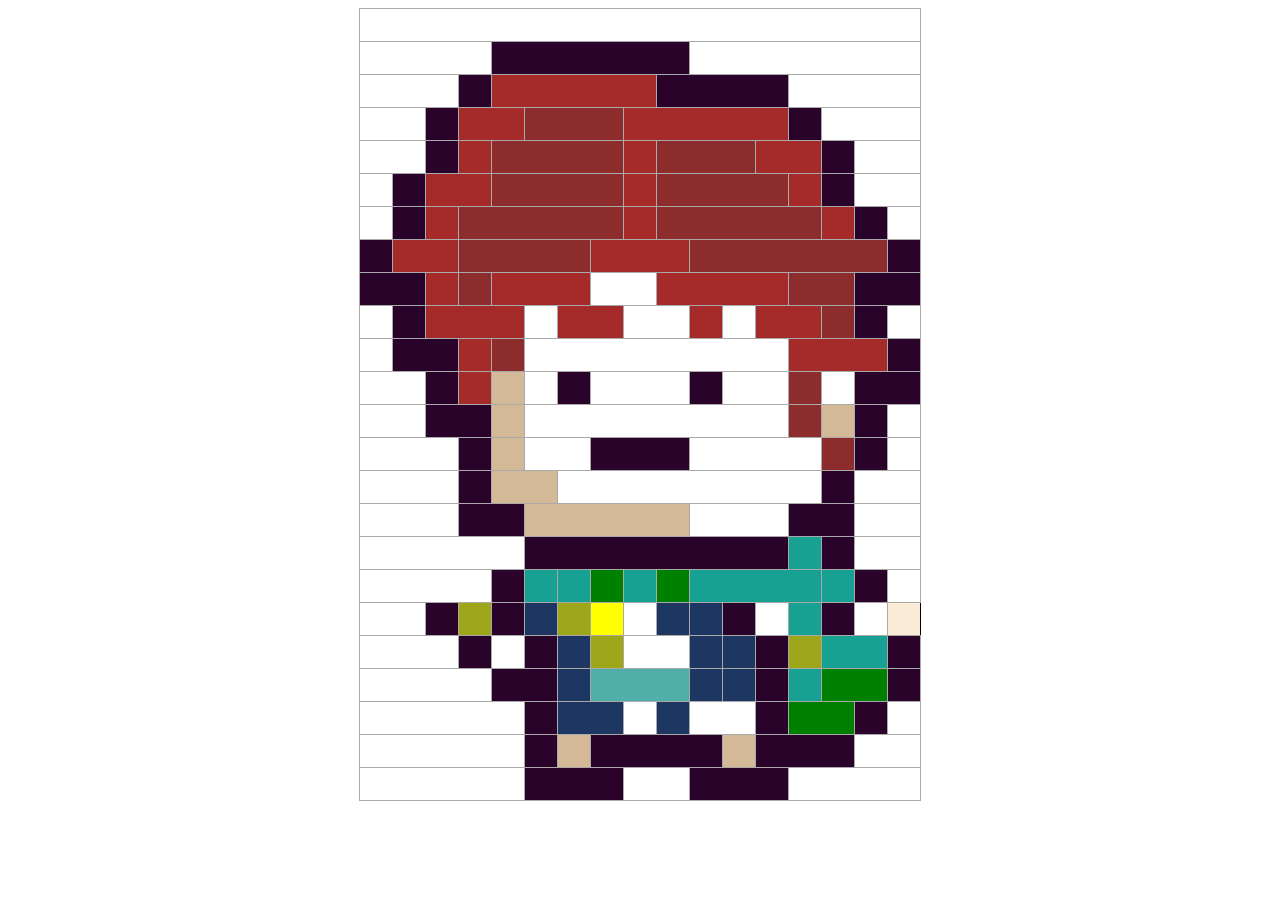
<file: index.html>
<!DOCTYPE html>
<html lang="en">
<head>
    <meta charset="UTF-8">
    <meta http-equiv="X-UA-Compatible" content="IE=edge">
    <meta name="viewport" content="width=device-width, initial-scale=1.0">
    <title>Document</title>
    <link rel="stylesheet" href="css/style.css">
</head>
<body>
      <table>
        <tbody>
            <tr>
                <td colspan="17" class="blanc"></td>
            </tr>
            <tr>
                <!-- 1er tr -->
                <td colspan="4" class="blanc"></td>
                <td colspan="6" class="maron"></td>
                <td colspan="7" class="blanc"></td>
            </tr>
               <!-- 2 -->


            <tr>
                <td colspan="3" class="blanc"></td>
                <td colspan="1" class="maron" ></td>
                <td colspan="5" class="broun"></td>
                <td colspan="4" class="maron"></td>
                <td colspan="4" class="blanc"></td>
            </tr>
            <!-- 3 -->


            <tr>
                <td colspan="2" class="blanc"></td>
                <td colspan="1" class="maron"></td>
                <td colspan="2" class="broun"></td>
                <td colspan="3" class="rouge"></td>
                <td colspan="5" class="broun"></td>
                <td colspan="1" class="maron"></td>
                <td colspan="3" class="blanc"></td>
            </tr>

            <!-- 
                4
             -->
            <tr> 
                <td colspan="2" class="blanc"></td>
                <td colspan="1" class="maron"></td>
                <td colspan="1" class="broun"></td>
                <td colspan="4" class="rouge"></td>
                <td colspan="1" class="broun"></td>
                <td colspan="3" class="rouge"></td>
                <td colspan="2" class="broun"></td>
                <td colspan="1" class="maron"></td>
                <td colspan="2" class="blanc"></td>
                
            </tr>

<!-- 5 -->
            <tr>
                <td colspan="1" class="blanc"></td>
                <td colspan="1" class="maron"></td>
                <td colspan="2" class="broun"></td>
                <td colspan="4" class="rouge"></td>
                <td colspan="1" class="broun"></td>
                <td colspan="4" class="rouge"></td>
                <td colspan="1" class="broun"></td>
                <td colspan="1" class="maron"></td>
                <td colspan="2" class="blanc"></td>
            </tr>
         

            <!-- 
                6
             -->
            <tr>
                <td colspan="1" class="blanc"></td>
                <td colspan="1" class="maron"></td>
                <td colspan="1" class="broun"></td>
                <td colspan="5" class="rouge"></td>
                <td colspan="1" class="broun"></td>
                <td colspan="5" class="rouge"></td>
                <td colspan="1" class="broun"></td>
                <td colspan="1" class="maron"></td>
                <td colspan="1" class="blanc"></td>
            </tr>

            <!-- 7 -->

            <tr>
                <td colspan="1" class="maron"></td>
                <td colspan="2" class="broun"></td>
                <td colspan="4" class="rouge"></td>
                <td colspan="3" class="broun"></td>
                <td colspan="6" class="rouge"></td>
                <td colspan="1" class="maron"></td>
            </tr>

               
            <!-- 8 -->
              <tr>
                  <td colspan="2" class="maron"></td>
                  <td colspan="1" class="broun"></td>
                  <td colspan="1" class="rouge"></td>
                  <td colspan="3" class="broun"></td>
                  <td colspan="2" class="blanc"></td>
                  <td colspan="4" class="broun"></td>
                  <td colspan="2" class="rouge"></td>
                  <td colspan="2" class="maron"></td>
              </tr>

              <!-- 9 -->

              <tr>
                  <td colspan="1" class="blanc"></td>
                  <td colspan="1" class="maron"></td>
                  <td colspan="3" class="broun"></td>
                  <td colspan="1" class="blanc"></td>
                  <td colspan="2" class="broun"></td>
                  <td colspan="2" class="blanc"></td>
                  <td colspan="1" class="broun"></td>
                  <td colspan="1" class="blanc"></td>
                  <td colspan="2" class="broun"></td>
                  <td colspan="1" class="rouge"></td>
                  <td colspan="1" class="maron"></td>
                  <td colspan="1" class="blanc"></td>
              </tr>


              <!-- 10-->
              <tr>
                  <td colspan="1" class="blanc"></td>
                  <td colspan="2" class="maron"></td>
                  <td colspan="1" class="broun"></td>
                  <td colspan="1" class="rouge"></td>
                  <td colspan="8" class="blanc"></td>
                  <td colspan="3" class="broun"></td>
                  <td colspan="1" class="maron"></td>
              </tr>


              <!-- 11 -->
              <tr>
                  <td colspan="2" class="blanc"></td>
                  <td colspan="1" class="maron"></td>
                  <td colspan="1" class="broun"></td>
                  <td colspan="1" class="baige"></td>
                  <td colspan="1" class="blanc"></td>
                  
                  <td colspan="1" class="maron"></td>
                  <td colspan="3" class="blanc"></td>
                  <td colspan="1" class="maron"></td>
                  <td colspan="2" class="blanc"></td>
                  <td colspan="1" class="rouge"></td>
                  <td colspan="1" class="blanc"></td>
                  <td colspan="2" class="maron"></td>
              </tr>


              <!-- 12 -->
              <tr>
                  <td colspan="2" class="blanc"></td>
                  <td colspan="2" class="maron"></td>
                  <td colspan="1" class="baige"></td>
                  <td colspan="8" class="blanc"></td>
                  <td colspan="1" class="rouge"></td>
                  <td colspan="1" class="baige"></td>
                  <td colspan="1" class="maron"></td>
                  <td colspan="1" class="blanc"></td>
              </tr>


              <!-- 13 -->
              <tr>
                  <td colspan="3" class="blanc"></td>
                  <td colspan="1" class="maron"></td>
                  <td colspan="1" class="baige"></td>
                  <td colspan="2" class="blanc"></td>
                  <td colspan="3" class="maron"></td>
                  <td colspan="4" class="blanc"></td>
                  <td colspan="1" class="rouge"></td>
                  <td colspan="1" class="maron"></td>
                  <td colspan="1" class="blanc"></td>
              </tr>


              <!-- 14 -->
              <tr>
                  <td colspan="3" class="blanc"></td>
                  <td colspan="1" class="maron"></td>
                  <td colspan="2" class="baige"></td>
                  <td colspan="8" class="blanc"></td>
                  <td colspan="1" class="maron"></td>
                  <td colspan="2" class="blanc"></td>
              </tr>


              <!-- 15 -->
              <tr>
                  <td colspan="3" class="blanc"></td>
                  <td colspan="2" class="maron"></td>
                  <td colspan="5" class="baige"></td>
                  <td colspan="3" class="blanc"></td>
                  <td colspan="2" class="maron"></td>
                  <td colspan="2" class="blanc"></td>
              </tr>


              <!-- 15 -->
              <tr>
                  <td colspan="5" class="blanc"></td>
                  <td colspan="8" class="maron"></td>
                  <td colspan="1" class="ver"></td>
                  <td colspan="1" class="maron"></td>
                  <td colspan="2" class="blanc"></td>

              </tr>


              <tr>
                  <td colspan="4" class="blanc"></td>
                  <td colspan="1" class="maron"></td>
                  <td colspan="1" class="ver"></td>
                  <td colspan="1" class="ver"></td>
                  <td colspan="1" class="green"></td>
                  <td colspan="1" class="ver"></td>
                  <td colspan="1" class="green"></td>
                  <td colspan="4" class="ver"></td>
                  <td colspan="1" class="ver"></td>
                  <td colspan="1" class="maron"></td>
                  <td colspan="1" class="blanc"></td>
              </tr>

              <tr>
                  <td colspan="2" class="blanc"></td>
                  <td colspan="1" class="maron"></td>
                  <td colspan="1" class="geune"></td>
                  <td colspan="1" class="maron"></td>
                  <td colspan="1" class="blue"></td>
                  <td colspan="1" class="geune"></td>
                  <td colspan="1" class="jeune"></td>
                  <td colspan="1" class="blanc"></td>
                  <td colspan="1" class="blue"></td>
                  <td colspan="1" class="blue"></td>
                  <td colspan="1" class="maron"></td>
                  <td colspan="1" class="blanc"></td>
                  <td colspan="1" class="ver"></td>
                  <td colspan="1" class="maron"></td>
                  <td colspan="1" class="blanc"></td>
              </tr>

              <tr>
                  <td colspan="3" class="blanc"></td>
                  <td colspan="1" class="maron"></td>
                  <td colspan="1" class="blanc"></td>
                  <td colspan="1" class="maron"></td>
                  <td colspan="1" class="blue"></td>
                  <td colspan="1" class="geune"></td>
                  <td colspan="2" class="blanc"></td>
                  <td colspan="1" class="blue"></td>
                  <td colspan="1" class="blue"></td>
                  <td colspan="1" class="maron"></td>
                  <td colspan="1" class="geune"></td>
                  <td colspan="2" class="ver"></td>
                  <td colspan="1" class="maron"></td>
                
              </tr>

              <!-- 22 -->
              <tr>
                  <td colspan="4" class="blanc"></td>
                  <td colspan="2" class="maron"></td>
                  <td colspan="1" class="blue"></td>
                  <td colspan="3" class="fonce"></td>
                  <td colspan="1" class="blue"></td>
                  <td colspan="1" class="blue"></td>
                  <td colspan="1" class="maron"></td>
                  <td colspan="1" class="ver"></td>
                  <td colspan="2" class="green"></td>
                  <td colspan="1" class="maron"></td>
              </tr>


              <tr>
                  <td colspan="5" class="blanc"></td>
                  <td colspan="1" class="maron"></td>
                  <td colspan="2" class="blue"></td>
                  <td colspan="1" class="blanc"></td>
                  <td colspan="1" class="blue"></td>
                  <td colspan="2" class="blanc"></td>
                  <td colspan="1" class="maron"></td>
                  <td colspan="2" class="green"></td>
                  <td colspan="1" class="maron"></td>
                  <td colspan="1" class="blanc"></td>
              </tr>

              <tr>
                  <td colspan="5" class="blanc"></td>
                  <td colspan="1" class="maron"></td>
                  <td colspan="1" class="baige"></td>
                  <td colspan="4" class="maron"></td>
                  <td colspan="1" class="baige"></td>
                  <td colspan="3" class="maron"></td>
                  <td colspan="2" class="blanc"></td>
              </tr>
              <tr>
                  <td colspan="5" class="blanc"></td>
                  <td colspan="3" class="maron"></td>
                  <td colspan="2" class="blanc"></td>
                  <td colspan="3" class="maron"></td>
                  <td colspan="4" class="blanc"></td>
              </tr>
            </tbody>
            </table>
</body>
</html>
</file>
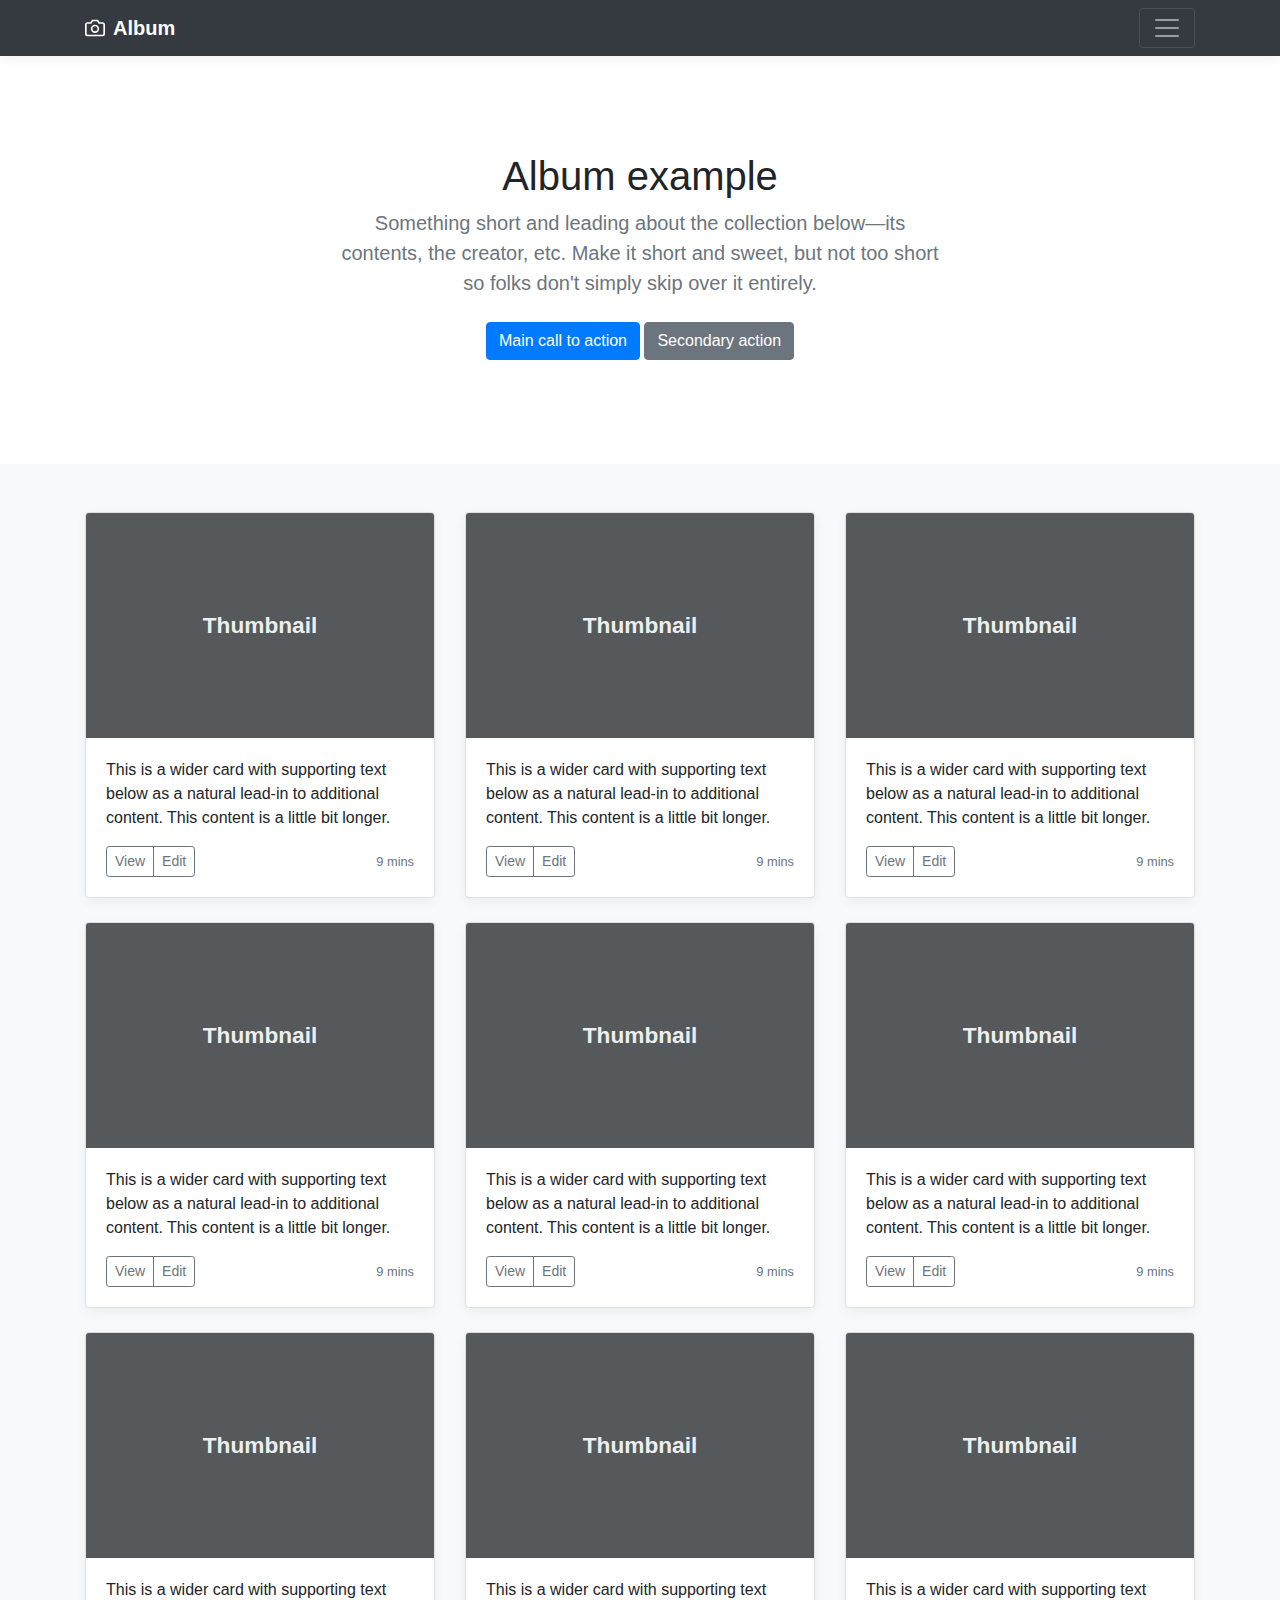
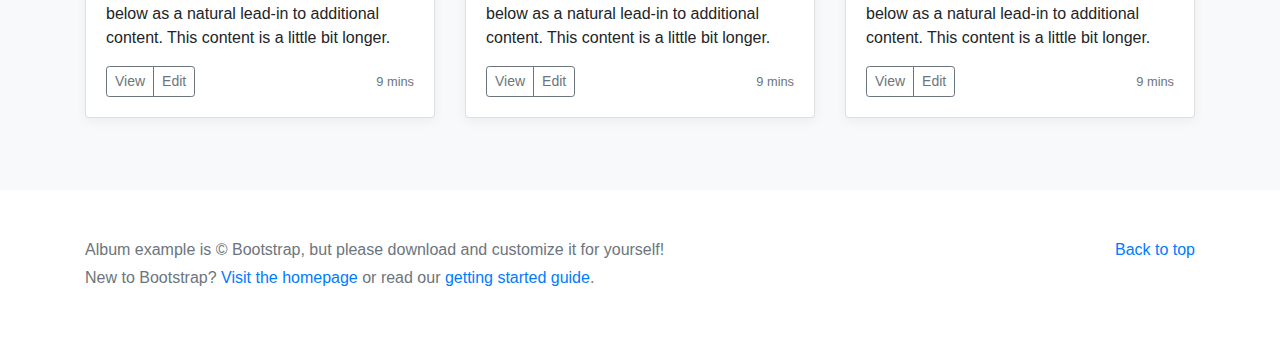
<file: workboot/bootstrapLocale/docs/4.0/examples/album/index.html>
<!doctype html>
<html lang="en">
  <head>
    <meta charset="utf-8">
    <meta name="viewport" content="width=device-width, initial-scale=1, shrink-to-fit=no">
    <meta name="description" content="">
    <meta name="author" content="">
    <link rel="icon" href="../../../../favicon.ico">

    <title>Album example for Bootstrap</title>

    <!-- Bootstrap core CSS -->
    <link href="../../../../dist/css/bootstrap.min.css" rel="stylesheet">

    <!-- Custom styles for this template -->
    <link href="album.css" rel="stylesheet">
  </head>

  <body>

    <header>
      <div class="collapse bg-dark" id="navbarHeader">
        <div class="container">
          <div class="row">
            <div class="col-sm-8 col-md-7 py-4">
              <h4 class="text-white">About</h4>
              <p class="text-muted">Add some information about the album below, the author, or any other background context. Make it a few sentences long so folks can pick up some informative tidbits. Then, link them off to some social networking sites or contact information.</p>
            </div>
            <div class="col-sm-4 offset-md-1 py-4">
              <h4 class="text-white">Contact</h4>
              <ul class="list-unstyled">
                <li><a href="#" class="text-white">Follow on Twitter</a></li>
                <li><a href="#" class="text-white">Like on Facebook</a></li>
                <li><a href="#" class="text-white">Email me</a></li>
              </ul>
            </div>
          </div>
        </div>
      </div>
      <div class="navbar navbar-dark bg-dark box-shadow">
        <div class="container d-flex justify-content-between">
          <a href="#" class="navbar-brand d-flex align-items-center">
            <svg xmlns="http://www.w3.org/2000/svg" width="20" height="20" viewBox="0 0 24 24" fill="none" stroke="currentColor" stroke-width="2" stroke-linecap="round" stroke-linejoin="round" class="mr-2"><path d="M23 19a2 2 0 0 1-2 2H3a2 2 0 0 1-2-2V8a2 2 0 0 1 2-2h4l2-3h6l2 3h4a2 2 0 0 1 2 2z"></path><circle cx="12" cy="13" r="4"></circle></svg>
            <strong>Album</strong>
          </a>
          <button class="navbar-toggler" type="button" data-toggle="collapse" data-target="#navbarHeader" aria-controls="navbarHeader" aria-expanded="false" aria-label="Toggle navigation">
            <span class="navbar-toggler-icon"></span>
          </button>
        </div>
      </div>
    </header>

    <main role="main">

      <section class="jumbotron text-center">
        <div class="container">
          <h1 class="jumbotron-heading">Album example</h1>
          <p class="lead text-muted">Something short and leading about the collection below—its contents, the creator, etc. Make it short and sweet, but not too short so folks don't simply skip over it entirely.</p>
          <p>
            <a href="#" class="btn btn-primary my-2">Main call to action</a>
            <a href="#" class="btn btn-secondary my-2">Secondary action</a>
          </p>
        </div>
      </section>

      <div class="album py-5 bg-light">
        <div class="container">

          <div class="row">
            <div class="col-md-4">
              <div class="card mb-4 box-shadow">
                <img class="card-img-top" data-src="holder.js/100px225?theme=thumb&bg=55595c&fg=eceeef&text=Thumbnail" alt="Card image cap">
                <div class="card-body">
                  <p class="card-text">This is a wider card with supporting text below as a natural lead-in to additional content. This content is a little bit longer.</p>
                  <div class="d-flex justify-content-between align-items-center">
                    <div class="btn-group">
                      <button type="button" class="btn btn-sm btn-outline-secondary">View</button>
                      <button type="button" class="btn btn-sm btn-outline-secondary">Edit</button>
                    </div>
                    <small class="text-muted">9 mins</small>
                  </div>
                </div>
              </div>
            </div>
            <div class="col-md-4">
              <div class="card mb-4 box-shadow">
                <img class="card-img-top" data-src="holder.js/100px225?theme=thumb&bg=55595c&fg=eceeef&text=Thumbnail" alt="Card image cap">
                <div class="card-body">
                  <p class="card-text">This is a wider card with supporting text below as a natural lead-in to additional content. This content is a little bit longer.</p>
                  <div class="d-flex justify-content-between align-items-center">
                    <div class="btn-group">
                      <button type="button" class="btn btn-sm btn-outline-secondary">View</button>
                      <button type="button" class="btn btn-sm btn-outline-secondary">Edit</button>
                    </div>
                    <small class="text-muted">9 mins</small>
                  </div>
                </div>
              </div>
            </div>
            <div class="col-md-4">
              <div class="card mb-4 box-shadow">
                <img class="card-img-top" data-src="holder.js/100px225?theme=thumb&bg=55595c&fg=eceeef&text=Thumbnail" alt="Card image cap">
                <div class="card-body">
                  <p class="card-text">This is a wider card with supporting text below as a natural lead-in to additional content. This content is a little bit longer.</p>
                  <div class="d-flex justify-content-between align-items-center">
                    <div class="btn-group">
                      <button type="button" class="btn btn-sm btn-outline-secondary">View</button>
                      <button type="button" class="btn btn-sm btn-outline-secondary">Edit</button>
                    </div>
                    <small class="text-muted">9 mins</small>
                  </div>
                </div>
              </div>
            </div>

            <div class="col-md-4">
              <div class="card mb-4 box-shadow">
                <img class="card-img-top" data-src="holder.js/100px225?theme=thumb&bg=55595c&fg=eceeef&text=Thumbnail" alt="Card image cap">
                <div class="card-body">
                  <p class="card-text">This is a wider card with supporting text below as a natural lead-in to additional content. This content is a little bit longer.</p>
                  <div class="d-flex justify-content-between align-items-center">
                    <div class="btn-group">
                      <button type="button" class="btn btn-sm btn-outline-secondary">View</button>
                      <button type="button" class="btn btn-sm btn-outline-secondary">Edit</button>
                    </div>
                    <small class="text-muted">9 mins</small>
                  </div>
                </div>
              </div>
            </div>
            <div class="col-md-4">
              <div class="card mb-4 box-shadow">
                <img class="card-img-top" data-src="holder.js/100px225?theme=thumb&bg=55595c&fg=eceeef&text=Thumbnail" alt="Card image cap">
                <div class="card-body">
                  <p class="card-text">This is a wider card with supporting text below as a natural lead-in to additional content. This content is a little bit longer.</p>
                  <div class="d-flex justify-content-between align-items-center">
                    <div class="btn-group">
                      <button type="button" class="btn btn-sm btn-outline-secondary">View</button>
                      <button type="button" class="btn btn-sm btn-outline-secondary">Edit</button>
                    </div>
                    <small class="text-muted">9 mins</small>
                  </div>
                </div>
              </div>
            </div>
            <div class="col-md-4">
              <div class="card mb-4 box-shadow">
                <img class="card-img-top" data-src="holder.js/100px225?theme=thumb&bg=55595c&fg=eceeef&text=Thumbnail" alt="Card image cap">
                <div class="card-body">
                  <p class="card-text">This is a wider card with supporting text below as a natural lead-in to additional content. This content is a little bit longer.</p>
                  <div class="d-flex justify-content-between align-items-center">
                    <div class="btn-group">
                      <button type="button" class="btn btn-sm btn-outline-secondary">View</button>
                      <button type="button" class="btn btn-sm btn-outline-secondary">Edit</button>
                    </div>
                    <small class="text-muted">9 mins</small>
                  </div>
                </div>
              </div>
            </div>

            <div class="col-md-4">
              <div class="card mb-4 box-shadow">
                <img class="card-img-top" data-src="holder.js/100px225?theme=thumb&bg=55595c&fg=eceeef&text=Thumbnail" alt="Card image cap">
                <div class="card-body">
                  <p class="card-text">This is a wider card with supporting text below as a natural lead-in to additional content. This content is a little bit longer.</p>
                  <div class="d-flex justify-content-between align-items-center">
                    <div class="btn-group">
                      <button type="button" class="btn btn-sm btn-outline-secondary">View</button>
                      <button type="button" class="btn btn-sm btn-outline-secondary">Edit</button>
                    </div>
                    <small class="text-muted">9 mins</small>
                  </div>
                </div>
              </div>
            </div>
            <div class="col-md-4">
              <div class="card mb-4 box-shadow">
                <img class="card-img-top" data-src="holder.js/100px225?theme=thumb&bg=55595c&fg=eceeef&text=Thumbnail" alt="Card image cap">
                <div class="card-body">
                  <p class="card-text">This is a wider card with supporting text below as a natural lead-in to additional content. This content is a little bit longer.</p>
                  <div class="d-flex justify-content-between align-items-center">
                    <div class="btn-group">
                      <button type="button" class="btn btn-sm btn-outline-secondary">View</button>
                      <button type="button" class="btn btn-sm btn-outline-secondary">Edit</button>
                    </div>
                    <small class="text-muted">9 mins</small>
                  </div>
                </div>
              </div>
            </div>
            <div class="col-md-4">
              <div class="card mb-4 box-shadow">
                <img class="card-img-top" data-src="holder.js/100px225?theme=thumb&bg=55595c&fg=eceeef&text=Thumbnail" alt="Card image cap">
                <div class="card-body">
                  <p class="card-text">This is a wider card with supporting text below as a natural lead-in to additional content. This content is a little bit longer.</p>
                  <div class="d-flex justify-content-between align-items-center">
                    <div class="btn-group">
                      <button type="button" class="btn btn-sm btn-outline-secondary">View</button>
                      <button type="button" class="btn btn-sm btn-outline-secondary">Edit</button>
                    </div>
                    <small class="text-muted">9 mins</small>
                  </div>
                </div>
              </div>
            </div>
          </div>
        </div>
      </div>

    </main>

    <footer class="text-muted">
      <div class="container">
        <p class="float-right">
          <a href="#">Back to top</a>
        </p>
        <p>Album example is &copy; Bootstrap, but please download and customize it for yourself!</p>
        <p>New to Bootstrap? <a href="../../">Visit the homepage</a> or read our <a href="../../getting-started/">getting started guide</a>.</p>
      </div>
    </footer>

    <!-- Bootstrap core JavaScript
    ================================================== -->
    <!-- Placed at the end of the document so the pages load faster -->
    <script src="https://code.jquery.com/jquery-3.2.1.slim.min.js" integrity="sha384-KJ3o2DKtIkvYIK3UENzmM7KCkRr/rE9/Qpg6aAZGJwFDMVNA/GpGFF93hXpG5KkN" crossorigin="anonymous"></script>
    <script>window.jQuery || document.write('<script src="../../../../assets/js/vendor/jquery-slim.min.js"><\/script>')</script>
    <script src="../../../../assets/js/vendor/popper.min.js"></script>
    <script src="../../../../dist/js/bootstrap.min.js"></script>
    <script src="../../../../assets/js/vendor/holder.min.js"></script>
  </body>
</html>
</file>
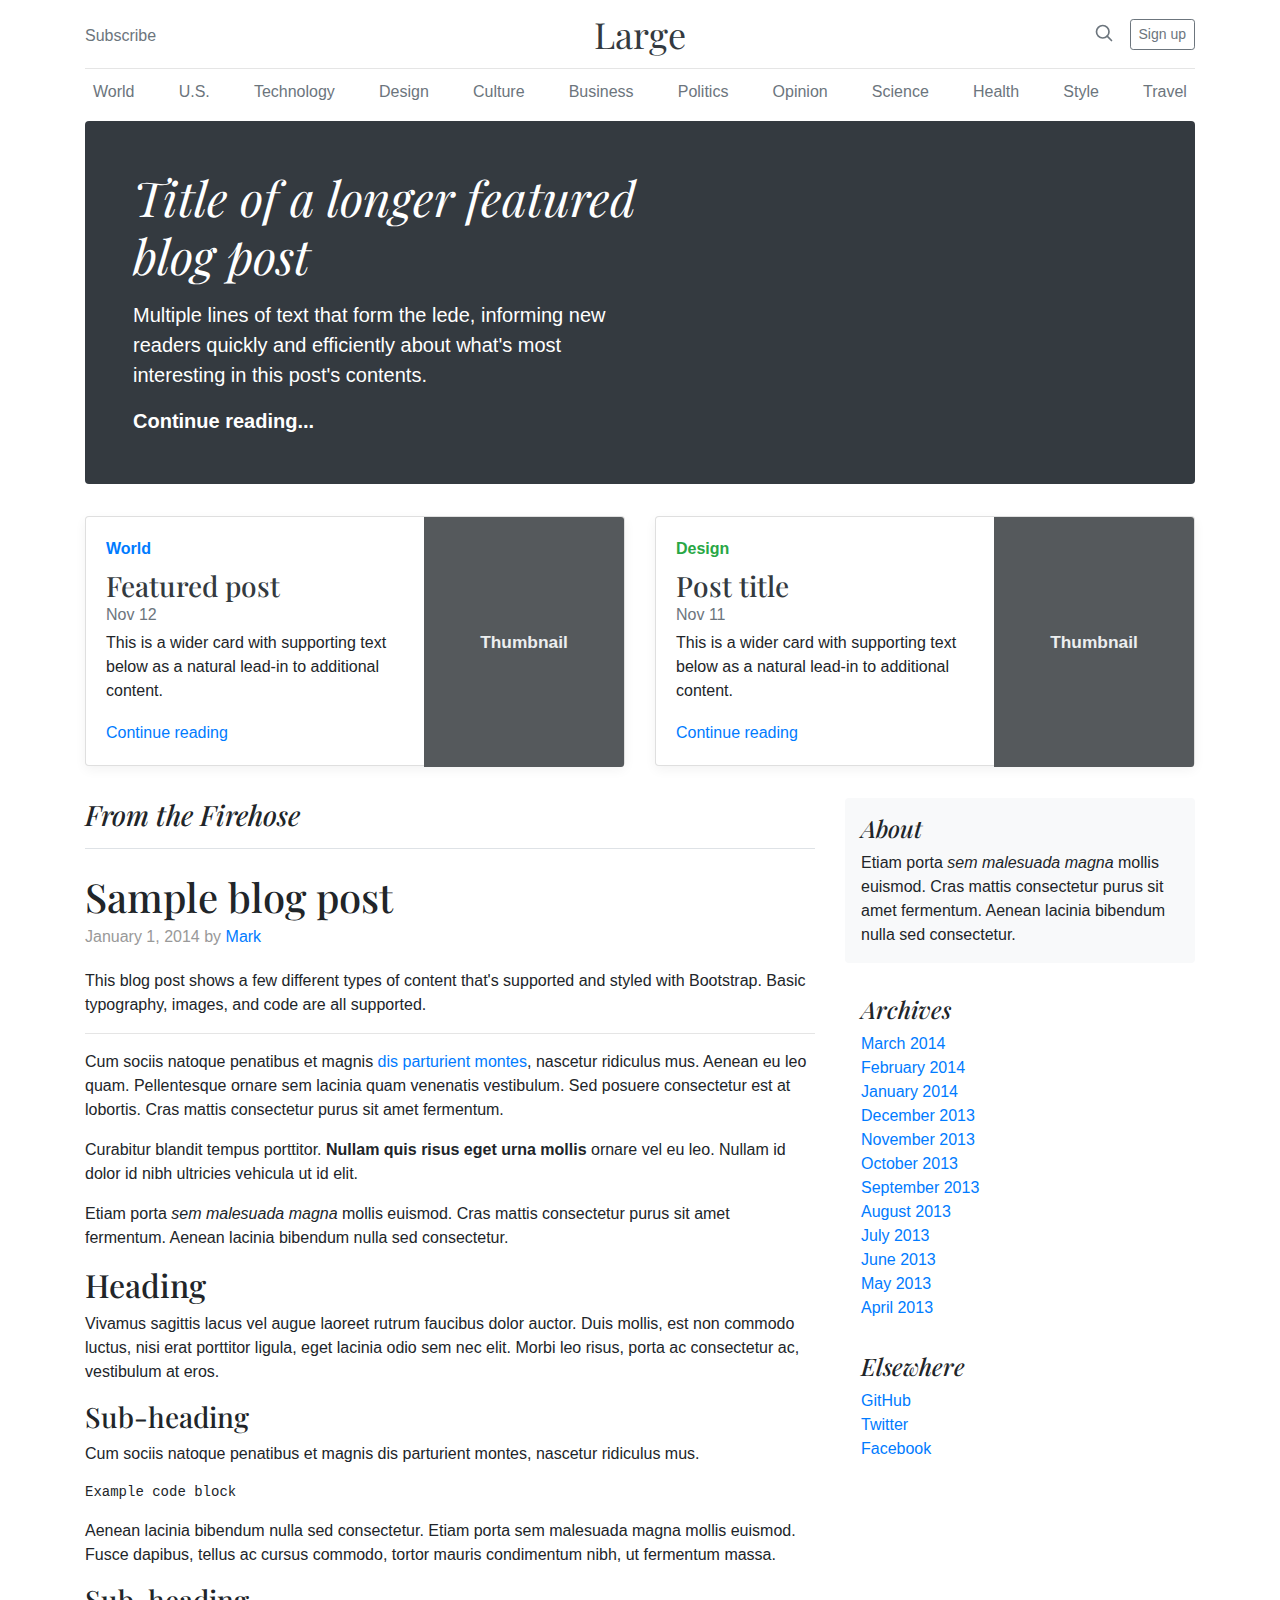
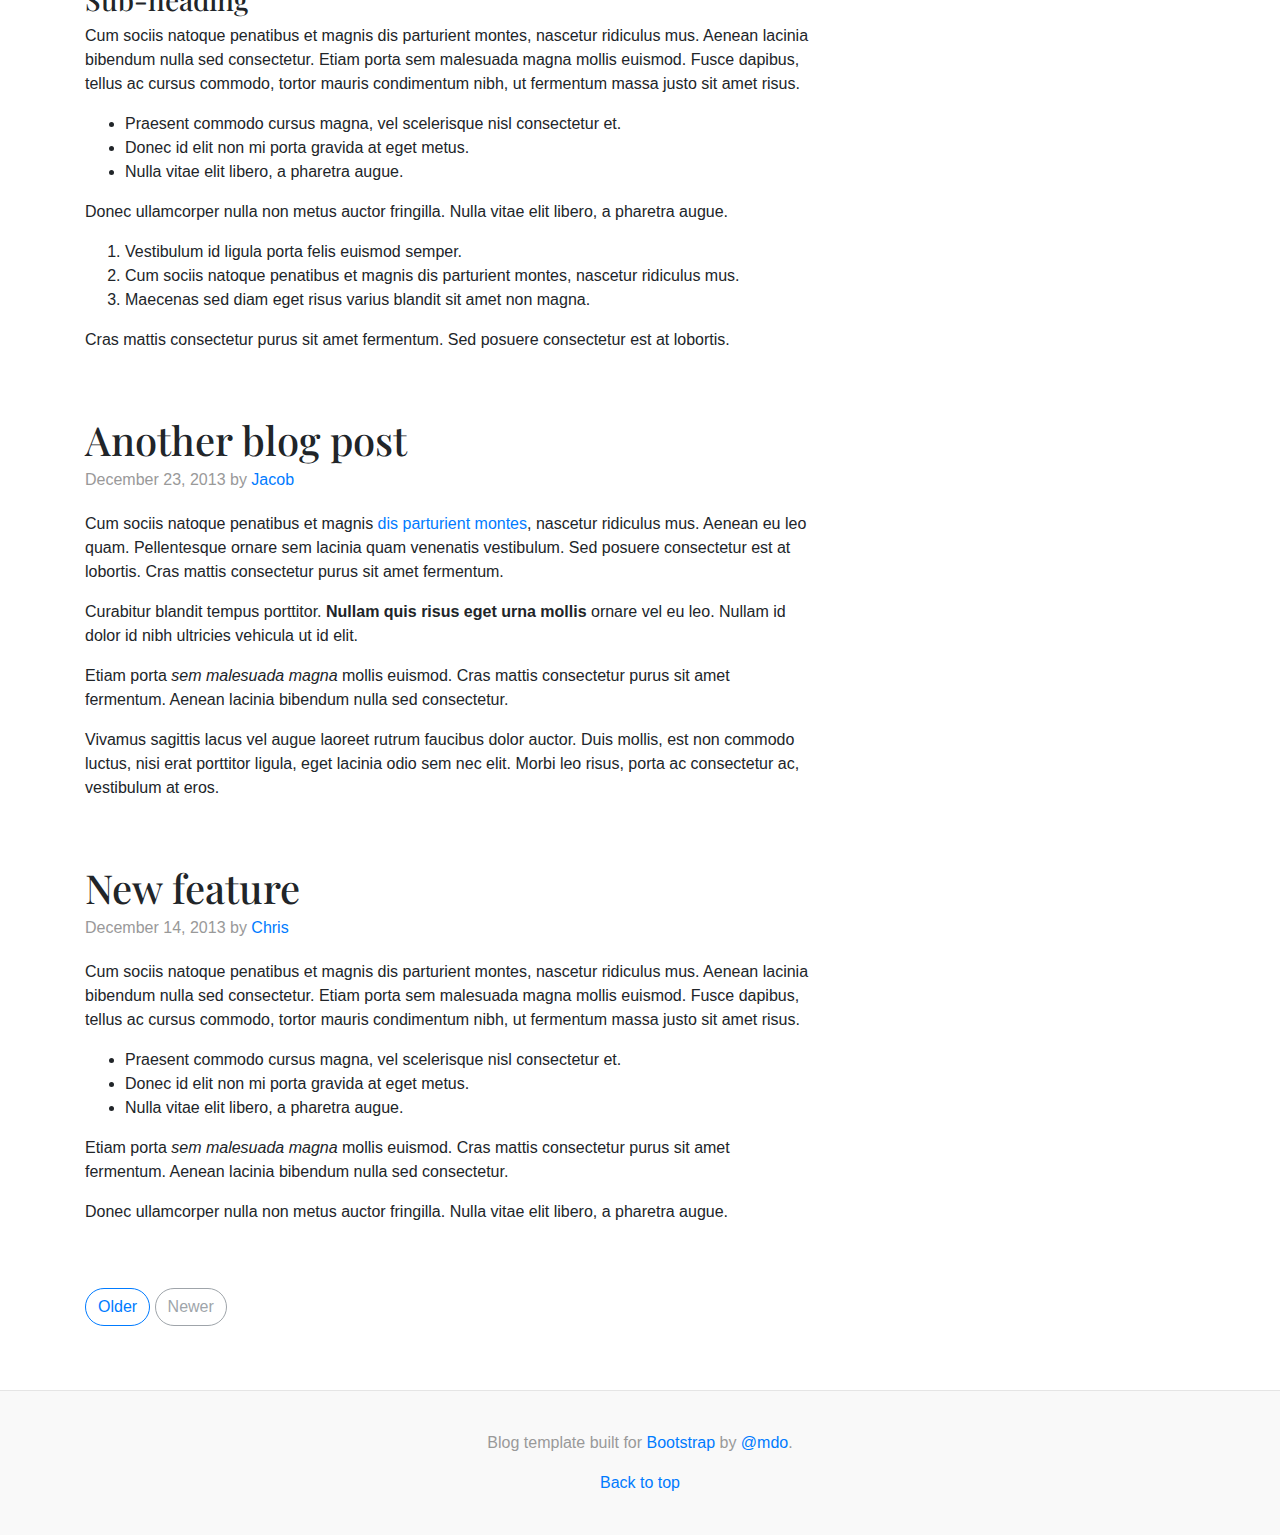
<file: workboot/bootstrapLocale/docs/4.0/examples/blog/index.html>
<!doctype html>
<html lang="en">
  <head>
    <meta charset="utf-8">
    <meta name="viewport" content="width=device-width, initial-scale=1, shrink-to-fit=no">
    <meta name="description" content="">
    <meta name="author" content="">
    <link rel="icon" href="../../../../favicon.ico">

    <title>Blog Template for Bootstrap</title>

    <!-- Bootstrap core CSS -->
    <link href="../../../../dist/css/bootstrap.min.css" rel="stylesheet">

    <!-- Custom styles for this template -->
    <link href="https://fonts.googleapis.com/css?family=Playfair+Display:700,900" rel="stylesheet">
    <link href="blog.css" rel="stylesheet">
  </head>

  <body>

    <div class="container">
      <header class="blog-header py-3">
        <div class="row flex-nowrap justify-content-between align-items-center">
          <div class="col-4 pt-1">
            <a class="text-muted" href="#">Subscribe</a>
          </div>
          <div class="col-4 text-center">
            <a class="blog-header-logo text-dark" href="#">Large</a>
          </div>
          <div class="col-4 d-flex justify-content-end align-items-center">
            <a class="text-muted" href="#">
              <svg xmlns="http://www.w3.org/2000/svg" width="20" height="20" viewBox="0 0 24 24" fill="none" stroke="currentColor" stroke-width="2" stroke-linecap="round" stroke-linejoin="round" class="mx-3"><circle cx="10.5" cy="10.5" r="7.5"></circle><line x1="21" y1="21" x2="15.8" y2="15.8"></line></svg>
            </a>
            <a class="btn btn-sm btn-outline-secondary" href="#">Sign up</a>
          </div>
        </div>
      </header>

      <div class="nav-scroller py-1 mb-2">
        <nav class="nav d-flex justify-content-between">
          <a class="p-2 text-muted" href="#">World</a>
          <a class="p-2 text-muted" href="#">U.S.</a>
          <a class="p-2 text-muted" href="#">Technology</a>
          <a class="p-2 text-muted" href="#">Design</a>
          <a class="p-2 text-muted" href="#">Culture</a>
          <a class="p-2 text-muted" href="#">Business</a>
          <a class="p-2 text-muted" href="#">Politics</a>
          <a class="p-2 text-muted" href="#">Opinion</a>
          <a class="p-2 text-muted" href="#">Science</a>
          <a class="p-2 text-muted" href="#">Health</a>
          <a class="p-2 text-muted" href="#">Style</a>
          <a class="p-2 text-muted" href="#">Travel</a>
        </nav>
      </div>

      <div class="jumbotron p-3 p-md-5 text-white rounded bg-dark">
        <div class="col-md-6 px-0">
          <h1 class="display-4 font-italic">Title of a longer featured blog post</h1>
          <p class="lead my-3">Multiple lines of text that form the lede, informing new readers quickly and efficiently about what's most interesting in this post's contents.</p>
          <p class="lead mb-0"><a href="#" class="text-white font-weight-bold">Continue reading...</a></p>
        </div>
      </div>

      <div class="row mb-2">
        <div class="col-md-6">
          <div class="card flex-md-row mb-4 box-shadow h-md-250">
            <div class="card-body d-flex flex-column align-items-start">
              <strong class="d-inline-block mb-2 text-primary">World</strong>
              <h3 class="mb-0">
                <a class="text-dark" href="#">Featured post</a>
              </h3>
              <div class="mb-1 text-muted">Nov 12</div>
              <p class="card-text mb-auto">This is a wider card with supporting text below as a natural lead-in to additional content.</p>
              <a href="#">Continue reading</a>
            </div>
            <img class="card-img-right flex-auto d-none d-md-block" data-src="holder.js/200x250?theme=thumb" alt="Card image cap">
          </div>
        </div>
        <div class="col-md-6">
          <div class="card flex-md-row mb-4 box-shadow h-md-250">
            <div class="card-body d-flex flex-column align-items-start">
              <strong class="d-inline-block mb-2 text-success">Design</strong>
              <h3 class="mb-0">
                <a class="text-dark" href="#">Post title</a>
              </h3>
              <div class="mb-1 text-muted">Nov 11</div>
              <p class="card-text mb-auto">This is a wider card with supporting text below as a natural lead-in to additional content.</p>
              <a href="#">Continue reading</a>
            </div>
            <img class="card-img-right flex-auto d-none d-md-block" data-src="holder.js/200x250?theme=thumb" alt="Card image cap">
          </div>
        </div>
      </div>
    </div>

    <main role="main" class="container">
      <div class="row">
        <div class="col-md-8 blog-main">
          <h3 class="pb-3 mb-4 font-italic border-bottom">
            From the Firehose
          </h3>

          <div class="blog-post">
            <h2 class="blog-post-title">Sample blog post</h2>
            <p class="blog-post-meta">January 1, 2014 by <a href="#">Mark</a></p>

            <p>This blog post shows a few different types of content that's supported and styled with Bootstrap. Basic typography, images, and code are all supported.</p>
            <hr>
            <p>Cum sociis natoque penatibus et magnis <a href="#">dis parturient montes</a>, nascetur ridiculus mus. Aenean eu leo quam. Pellentesque ornare sem lacinia quam venenatis vestibulum. Sed posuere consectetur est at lobortis. Cras mattis consectetur purus sit amet fermentum.</p>
            <blockquote>
              <p>Curabitur blandit tempus porttitor. <strong>Nullam quis risus eget urna mollis</strong> ornare vel eu leo. Nullam id dolor id nibh ultricies vehicula ut id elit.</p>
            </blockquote>
            <p>Etiam porta <em>sem malesuada magna</em> mollis euismod. Cras mattis consectetur purus sit amet fermentum. Aenean lacinia bibendum nulla sed consectetur.</p>
            <h2>Heading</h2>
            <p>Vivamus sagittis lacus vel augue laoreet rutrum faucibus dolor auctor. Duis mollis, est non commodo luctus, nisi erat porttitor ligula, eget lacinia odio sem nec elit. Morbi leo risus, porta ac consectetur ac, vestibulum at eros.</p>
            <h3>Sub-heading</h3>
            <p>Cum sociis natoque penatibus et magnis dis parturient montes, nascetur ridiculus mus.</p>
            <pre><code>Example code block</code></pre>
            <p>Aenean lacinia bibendum nulla sed consectetur. Etiam porta sem malesuada magna mollis euismod. Fusce dapibus, tellus ac cursus commodo, tortor mauris condimentum nibh, ut fermentum massa.</p>
            <h3>Sub-heading</h3>
            <p>Cum sociis natoque penatibus et magnis dis parturient montes, nascetur ridiculus mus. Aenean lacinia bibendum nulla sed consectetur. Etiam porta sem malesuada magna mollis euismod. Fusce dapibus, tellus ac cursus commodo, tortor mauris condimentum nibh, ut fermentum massa justo sit amet risus.</p>
            <ul>
              <li>Praesent commodo cursus magna, vel scelerisque nisl consectetur et.</li>
              <li>Donec id elit non mi porta gravida at eget metus.</li>
              <li>Nulla vitae elit libero, a pharetra augue.</li>
            </ul>
            <p>Donec ullamcorper nulla non metus auctor fringilla. Nulla vitae elit libero, a pharetra augue.</p>
            <ol>
              <li>Vestibulum id ligula porta felis euismod semper.</li>
              <li>Cum sociis natoque penatibus et magnis dis parturient montes, nascetur ridiculus mus.</li>
              <li>Maecenas sed diam eget risus varius blandit sit amet non magna.</li>
            </ol>
            <p>Cras mattis consectetur purus sit amet fermentum. Sed posuere consectetur est at lobortis.</p>
          </div><!-- /.blog-post -->

          <div class="blog-post">
            <h2 class="blog-post-title">Another blog post</h2>
            <p class="blog-post-meta">December 23, 2013 by <a href="#">Jacob</a></p>

            <p>Cum sociis natoque penatibus et magnis <a href="#">dis parturient montes</a>, nascetur ridiculus mus. Aenean eu leo quam. Pellentesque ornare sem lacinia quam venenatis vestibulum. Sed posuere consectetur est at lobortis. Cras mattis consectetur purus sit amet fermentum.</p>
            <blockquote>
              <p>Curabitur blandit tempus porttitor. <strong>Nullam quis risus eget urna mollis</strong> ornare vel eu leo. Nullam id dolor id nibh ultricies vehicula ut id elit.</p>
            </blockquote>
            <p>Etiam porta <em>sem malesuada magna</em> mollis euismod. Cras mattis consectetur purus sit amet fermentum. Aenean lacinia bibendum nulla sed consectetur.</p>
            <p>Vivamus sagittis lacus vel augue laoreet rutrum faucibus dolor auctor. Duis mollis, est non commodo luctus, nisi erat porttitor ligula, eget lacinia odio sem nec elit. Morbi leo risus, porta ac consectetur ac, vestibulum at eros.</p>
          </div><!-- /.blog-post -->

          <div class="blog-post">
            <h2 class="blog-post-title">New feature</h2>
            <p class="blog-post-meta">December 14, 2013 by <a href="#">Chris</a></p>

            <p>Cum sociis natoque penatibus et magnis dis parturient montes, nascetur ridiculus mus. Aenean lacinia bibendum nulla sed consectetur. Etiam porta sem malesuada magna mollis euismod. Fusce dapibus, tellus ac cursus commodo, tortor mauris condimentum nibh, ut fermentum massa justo sit amet risus.</p>
            <ul>
              <li>Praesent commodo cursus magna, vel scelerisque nisl consectetur et.</li>
              <li>Donec id elit non mi porta gravida at eget metus.</li>
              <li>Nulla vitae elit libero, a pharetra augue.</li>
            </ul>
            <p>Etiam porta <em>sem malesuada magna</em> mollis euismod. Cras mattis consectetur purus sit amet fermentum. Aenean lacinia bibendum nulla sed consectetur.</p>
            <p>Donec ullamcorper nulla non metus auctor fringilla. Nulla vitae elit libero, a pharetra augue.</p>
          </div><!-- /.blog-post -->

          <nav class="blog-pagination">
            <a class="btn btn-outline-primary" href="#">Older</a>
            <a class="btn btn-outline-secondary disabled" href="#">Newer</a>
          </nav>

        </div><!-- /.blog-main -->

        <aside class="col-md-4 blog-sidebar">
          <div class="p-3 mb-3 bg-light rounded">
            <h4 class="font-italic">About</h4>
            <p class="mb-0">Etiam porta <em>sem malesuada magna</em> mollis euismod. Cras mattis consectetur purus sit amet fermentum. Aenean lacinia bibendum nulla sed consectetur.</p>
          </div>

          <div class="p-3">
            <h4 class="font-italic">Archives</h4>
            <ol class="list-unstyled mb-0">
              <li><a href="#">March 2014</a></li>
              <li><a href="#">February 2014</a></li>
              <li><a href="#">January 2014</a></li>
              <li><a href="#">December 2013</a></li>
              <li><a href="#">November 2013</a></li>
              <li><a href="#">October 2013</a></li>
              <li><a href="#">September 2013</a></li>
              <li><a href="#">August 2013</a></li>
              <li><a href="#">July 2013</a></li>
              <li><a href="#">June 2013</a></li>
              <li><a href="#">May 2013</a></li>
              <li><a href="#">April 2013</a></li>
            </ol>
          </div>

          <div class="p-3">
            <h4 class="font-italic">Elsewhere</h4>
            <ol class="list-unstyled">
              <li><a href="#">GitHub</a></li>
              <li><a href="#">Twitter</a></li>
              <li><a href="#">Facebook</a></li>
            </ol>
          </div>
        </aside><!-- /.blog-sidebar -->

      </div><!-- /.row -->

    </main><!-- /.container -->

    <footer class="blog-footer">
      <p>Blog template built for <a href="https://getbootstrap.com/">Bootstrap</a> by <a href="https://twitter.com/mdo">@mdo</a>.</p>
      <p>
        <a href="#">Back to top</a>
      </p>
    </footer>

    <!-- Bootstrap core JavaScript
    ================================================== -->
    <!-- Placed at the end of the document so the pages load faster -->
    <script src="https://code.jquery.com/jquery-3.2.1.slim.min.js" integrity="sha384-KJ3o2DKtIkvYIK3UENzmM7KCkRr/rE9/Qpg6aAZGJwFDMVNA/GpGFF93hXpG5KkN" crossorigin="anonymous"></script>
    <script>window.jQuery || document.write('<script src="../../../../assets/js/vendor/jquery-slim.min.js"><\/script>')</script>
    <script src="../../../../assets/js/vendor/popper.min.js"></script>
    <script src="../../../../dist/js/bootstrap.min.js"></script>
    <script src="../../../../assets/js/vendor/holder.min.js"></script>
    <script>
      Holder.addTheme('thumb', {
        bg: '#55595c',
        fg: '#eceeef',
        text: 'Thumbnail'
      });
    </script>
  </body>
</html>
</file>
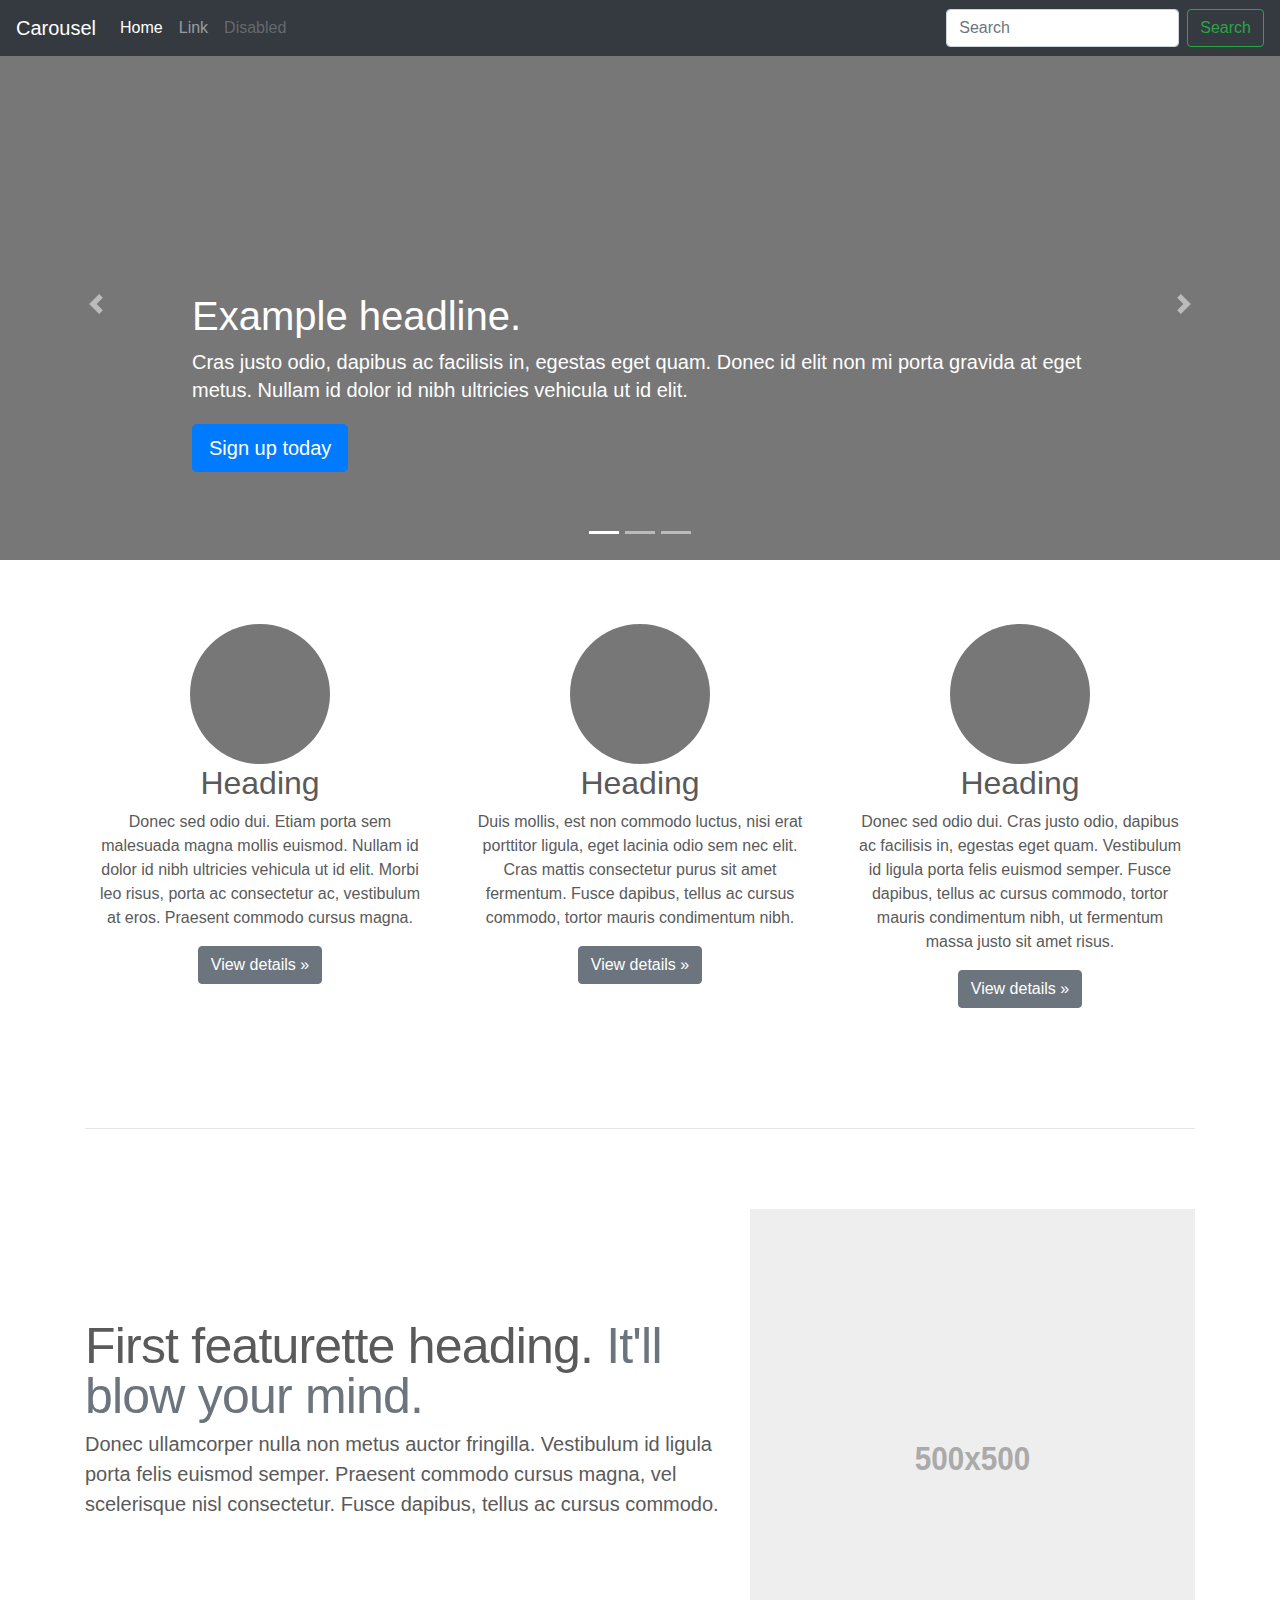
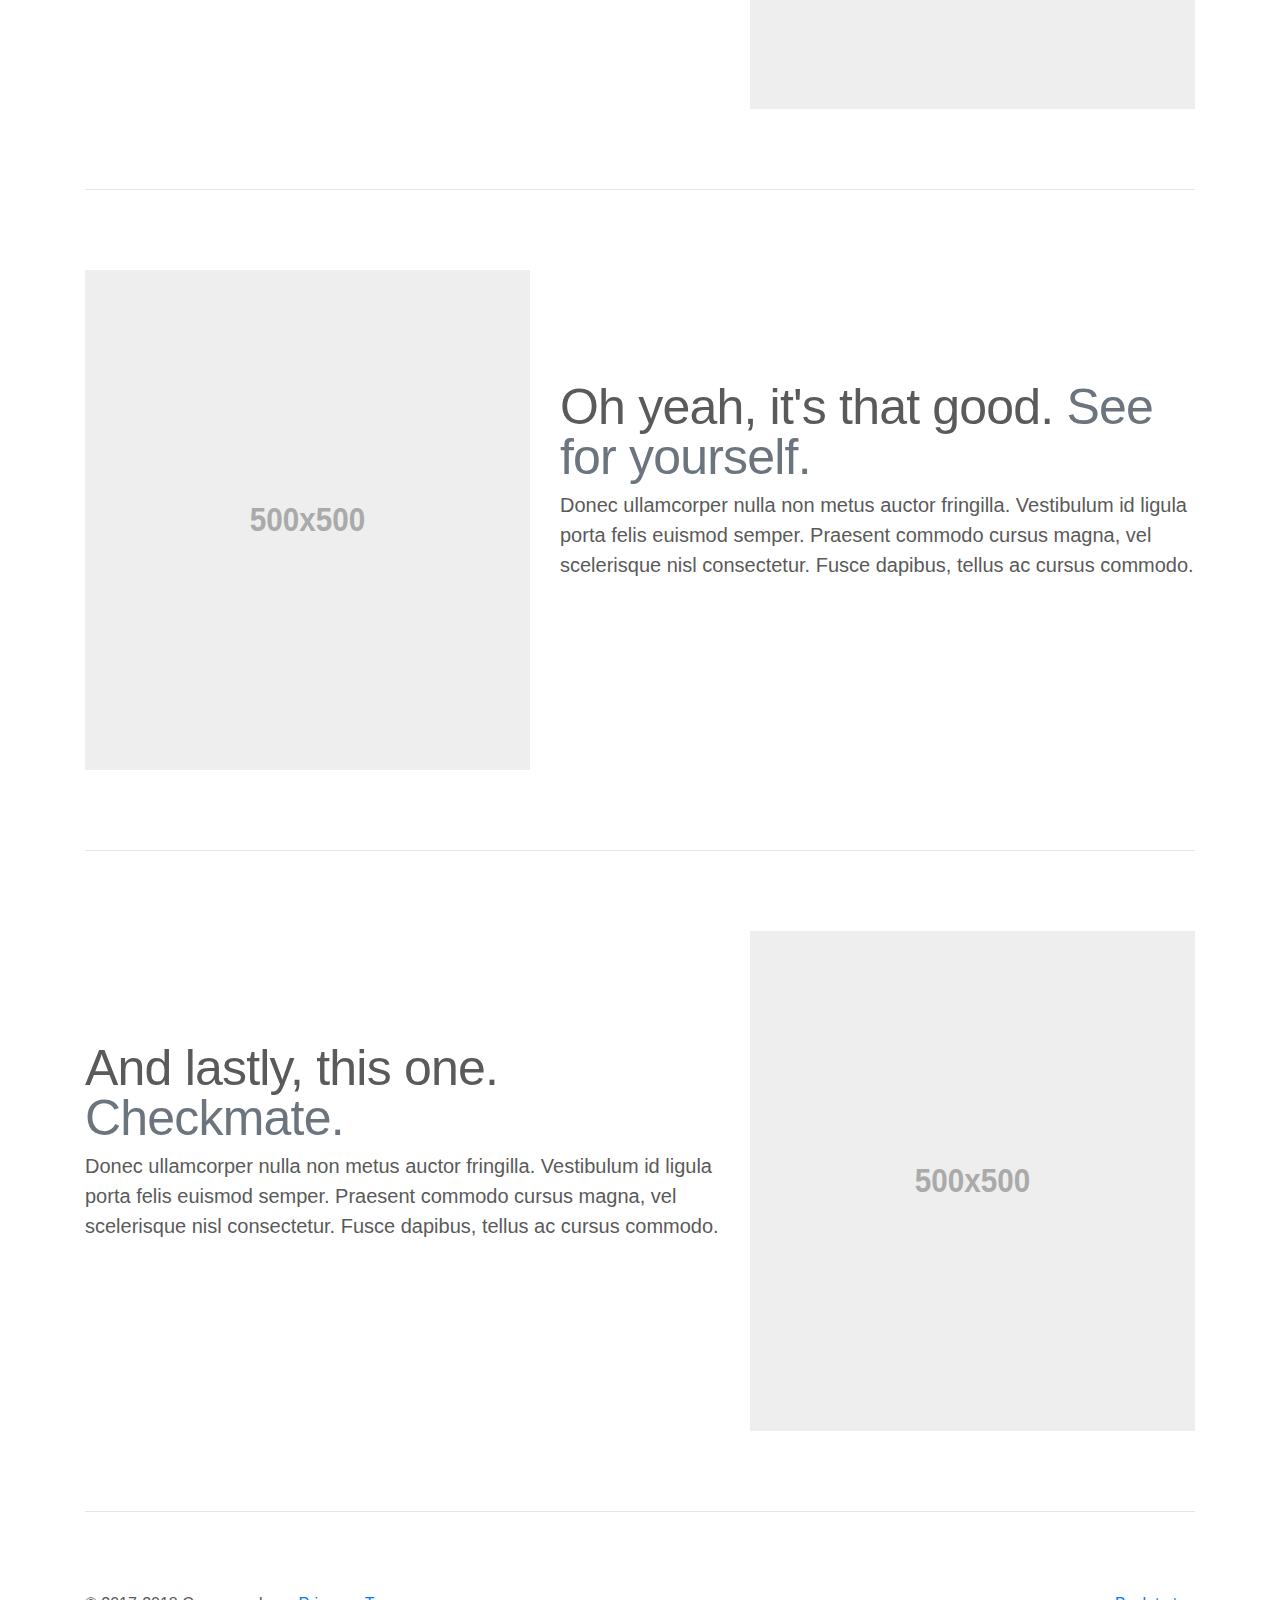
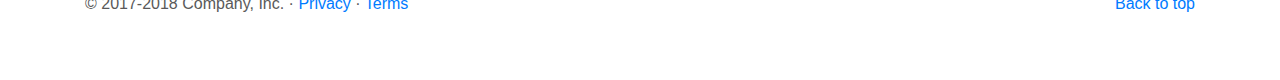
<file: workboot/bootstrapLocale/docs/4.0/examples/carousel/index.html>
<!doctype html>
<html lang="en">
  <head>
    <meta charset="utf-8">
    <meta name="viewport" content="width=device-width, initial-scale=1, shrink-to-fit=no">
    <meta name="description" content="">
    <meta name="author" content="">
    <link rel="icon" href="../../../../favicon.ico">

    <title>Carousel Template for Bootstrap</title>

    <!-- Bootstrap core CSS -->
    <link href="../../../../dist/css/bootstrap.min.css" rel="stylesheet">

    <!-- Custom styles for this template -->
    <link href="carousel.css" rel="stylesheet">
  </head>
  <body>

    <header>
      <nav class="navbar navbar-expand-md navbar-dark fixed-top bg-dark">
        <a class="navbar-brand" href="#">Carousel</a>
        <button class="navbar-toggler" type="button" data-toggle="collapse" data-target="#navbarCollapse" aria-controls="navbarCollapse" aria-expanded="false" aria-label="Toggle navigation">
          <span class="navbar-toggler-icon"></span>
        </button>
        <div class="collapse navbar-collapse" id="navbarCollapse">
          <ul class="navbar-nav mr-auto">
            <li class="nav-item active">
              <a class="nav-link" href="#">Home <span class="sr-only">(current)</span></a>
            </li>
            <li class="nav-item">
              <a class="nav-link" href="#">Link</a>
            </li>
            <li class="nav-item">
              <a class="nav-link disabled" href="#">Disabled</a>
            </li>
          </ul>
          <form class="form-inline mt-2 mt-md-0">
            <input class="form-control mr-sm-2" type="text" placeholder="Search" aria-label="Search">
            <button class="btn btn-outline-success my-2 my-sm-0" type="submit">Search</button>
          </form>
        </div>
      </nav>
    </header>

    <main role="main">

      <div id="myCarousel" class="carousel slide" data-ride="carousel">
        <ol class="carousel-indicators">
          <li data-target="#myCarousel" data-slide-to="0" class="active"></li>
          <li data-target="#myCarousel" data-slide-to="1"></li>
          <li data-target="#myCarousel" data-slide-to="2"></li>
        </ol>
        <div class="carousel-inner">
          <div class="carousel-item active">
            <img class="first-slide" src="[data-uri]" alt="First slide">
            <div class="container">
              <div class="carousel-caption text-left">
                <h1>Example headline.</h1>
                <p>Cras justo odio, dapibus ac facilisis in, egestas eget quam. Donec id elit non mi porta gravida at eget metus. Nullam id dolor id nibh ultricies vehicula ut id elit.</p>
                <p><a class="btn btn-lg btn-primary" href="#" role="button">Sign up today</a></p>
              </div>
            </div>
          </div>
          <div class="carousel-item">
            <img class="second-slide" src="[data-uri]" alt="Second slide">
            <div class="container">
              <div class="carousel-caption">
                <h1>Another example headline.</h1>
                <p>Cras justo odio, dapibus ac facilisis in, egestas eget quam. Donec id elit non mi porta gravida at eget metus. Nullam id dolor id nibh ultricies vehicula ut id elit.</p>
                <p><a class="btn btn-lg btn-primary" href="#" role="button">Learn more</a></p>
              </div>
            </div>
          </div>
          <div class="carousel-item">
            <img class="third-slide" src="[data-uri]" alt="Third slide">
            <div class="container">
              <div class="carousel-caption text-right">
                <h1>One more for good measure.</h1>
                <p>Cras justo odio, dapibus ac facilisis in, egestas eget quam. Donec id elit non mi porta gravida at eget metus. Nullam id dolor id nibh ultricies vehicula ut id elit.</p>
                <p><a class="btn btn-lg btn-primary" href="#" role="button">Browse gallery</a></p>
              </div>
            </div>
          </div>
        </div>
        <a class="carousel-control-prev" href="#myCarousel" role="button" data-slide="prev">
          <span class="carousel-control-prev-icon" aria-hidden="true"></span>
          <span class="sr-only">Previous</span>
        </a>
        <a class="carousel-control-next" href="#myCarousel" role="button" data-slide="next">
          <span class="carousel-control-next-icon" aria-hidden="true"></span>
          <span class="sr-only">Next</span>
        </a>
      </div>


      <!-- Marketing messaging and featurettes
      ================================================== -->
      <!-- Wrap the rest of the page in another container to center all the content. -->

      <div class="container marketing">

        <!-- Three columns of text below the carousel -->
        <div class="row">
          <div class="col-lg-4">
            <img class="rounded-circle" src="[data-uri]" alt="Generic placeholder image" width="140" height="140">
            <h2>Heading</h2>
            <p>Donec sed odio dui. Etiam porta sem malesuada magna mollis euismod. Nullam id dolor id nibh ultricies vehicula ut id elit. Morbi leo risus, porta ac consectetur ac, vestibulum at eros. Praesent commodo cursus magna.</p>
            <p><a class="btn btn-secondary" href="#" role="button">View details &raquo;</a></p>
          </div><!-- /.col-lg-4 -->
          <div class="col-lg-4">
            <img class="rounded-circle" src="[data-uri]" alt="Generic placeholder image" width="140" height="140">
            <h2>Heading</h2>
            <p>Duis mollis, est non commodo luctus, nisi erat porttitor ligula, eget lacinia odio sem nec elit. Cras mattis consectetur purus sit amet fermentum. Fusce dapibus, tellus ac cursus commodo, tortor mauris condimentum nibh.</p>
            <p><a class="btn btn-secondary" href="#" role="button">View details &raquo;</a></p>
          </div><!-- /.col-lg-4 -->
          <div class="col-lg-4">
            <img class="rounded-circle" src="[data-uri]" alt="Generic placeholder image" width="140" height="140">
            <h2>Heading</h2>
            <p>Donec sed odio dui. Cras justo odio, dapibus ac facilisis in, egestas eget quam. Vestibulum id ligula porta felis euismod semper. Fusce dapibus, tellus ac cursus commodo, tortor mauris condimentum nibh, ut fermentum massa justo sit amet risus.</p>
            <p><a class="btn btn-secondary" href="#" role="button">View details &raquo;</a></p>
          </div><!-- /.col-lg-4 -->
        </div><!-- /.row -->


        <!-- START THE FEATURETTES -->

        <hr class="featurette-divider">

        <div class="row featurette">
          <div class="col-md-7">
            <h2 class="featurette-heading">First featurette heading. <span class="text-muted">It'll blow your mind.</span></h2>
            <p class="lead">Donec ullamcorper nulla non metus auctor fringilla. Vestibulum id ligula porta felis euismod semper. Praesent commodo cursus magna, vel scelerisque nisl consectetur. Fusce dapibus, tellus ac cursus commodo.</p>
          </div>
          <div class="col-md-5">
            <img class="featurette-image img-fluid mx-auto" data-src="holder.js/500x500/auto" alt="Generic placeholder image">
          </div>
        </div>

        <hr class="featurette-divider">

        <div class="row featurette">
          <div class="col-md-7 order-md-2">
            <h2 class="featurette-heading">Oh yeah, it's that good. <span class="text-muted">See for yourself.</span></h2>
            <p class="lead">Donec ullamcorper nulla non metus auctor fringilla. Vestibulum id ligula porta felis euismod semper. Praesent commodo cursus magna, vel scelerisque nisl consectetur. Fusce dapibus, tellus ac cursus commodo.</p>
          </div>
          <div class="col-md-5 order-md-1">
            <img class="featurette-image img-fluid mx-auto" data-src="holder.js/500x500/auto" alt="Generic placeholder image">
          </div>
        </div>

        <hr class="featurette-divider">

        <div class="row featurette">
          <div class="col-md-7">
            <h2 class="featurette-heading">And lastly, this one. <span class="text-muted">Checkmate.</span></h2>
            <p class="lead">Donec ullamcorper nulla non metus auctor fringilla. Vestibulum id ligula porta felis euismod semper. Praesent commodo cursus magna, vel scelerisque nisl consectetur. Fusce dapibus, tellus ac cursus commodo.</p>
          </div>
          <div class="col-md-5">
            <img class="featurette-image img-fluid mx-auto" data-src="holder.js/500x500/auto" alt="Generic placeholder image">
          </div>
        </div>

        <hr class="featurette-divider">

        <!-- /END THE FEATURETTES -->

      </div><!-- /.container -->


      <!-- FOOTER -->
      <footer class="container">
        <p class="float-right"><a href="#">Back to top</a></p>
        <p>&copy; 2017-2018 Company, Inc. &middot; <a href="#">Privacy</a> &middot; <a href="#">Terms</a></p>
      </footer>
    </main>

    <!-- Bootstrap core JavaScript
    ================================================== -->
    <!-- Placed at the end of the document so the pages load faster -->
    <script src="https://code.jquery.com/jquery-3.2.1.slim.min.js" integrity="sha384-KJ3o2DKtIkvYIK3UENzmM7KCkRr/rE9/Qpg6aAZGJwFDMVNA/GpGFF93hXpG5KkN" crossorigin="anonymous"></script>
    <script>window.jQuery || document.write('<script src="../../../../assets/js/vendor/jquery-slim.min.js"><\/script>')</script>
    <script src="../../../../assets/js/vendor/popper.min.js"></script>
    <script src="../../../../dist/js/bootstrap.min.js"></script>
    <!-- Just to make our placeholder images work. Don't actually copy the next line! -->
    <script src="../../../../assets/js/vendor/holder.min.js"></script>
  </body>
</html>
</file>
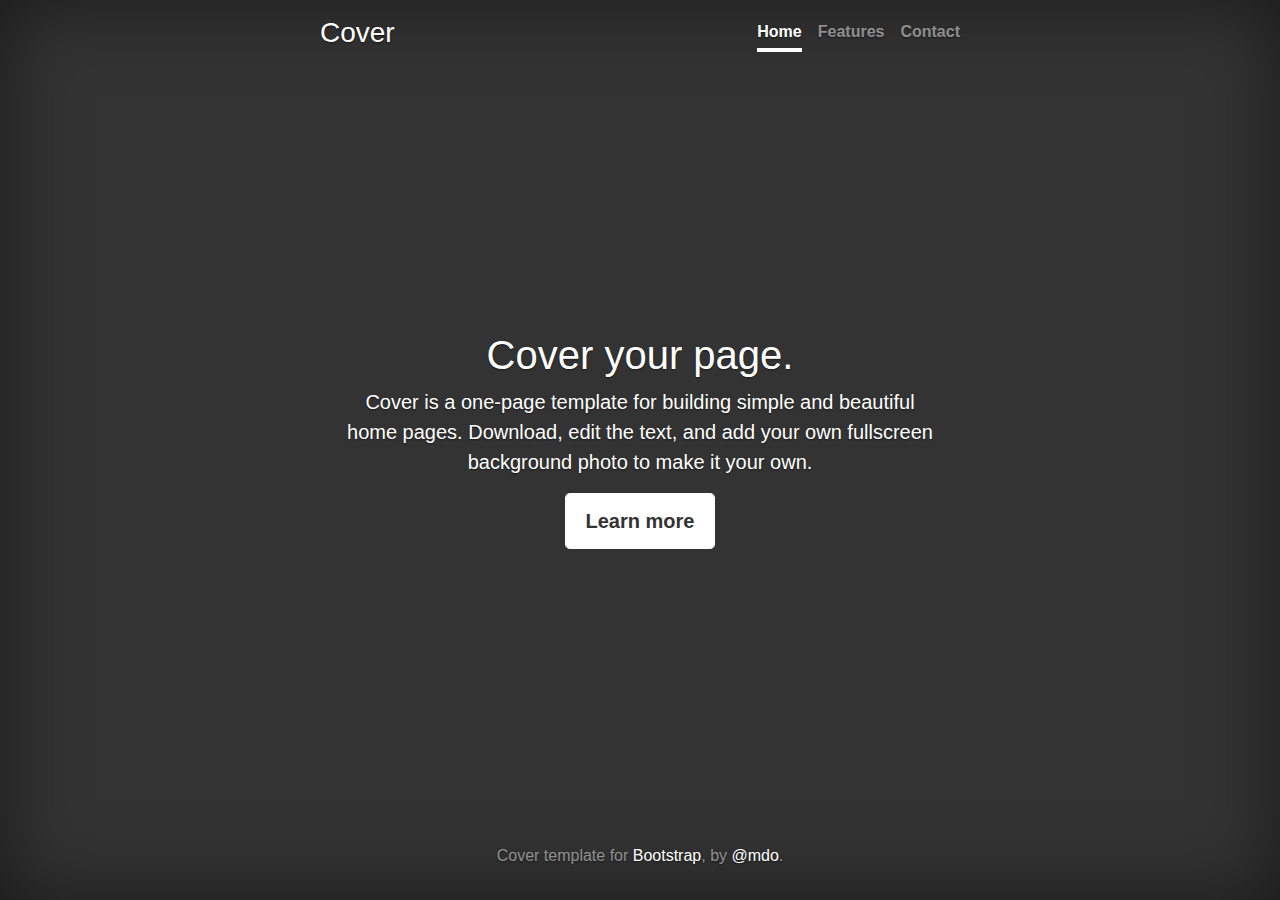
<file: workboot/bootstrapLocale/docs/4.0/examples/cover/index.html>
<!doctype html>
<html lang="en">
  <head>
    <meta charset="utf-8">
    <meta name="viewport" content="width=device-width, initial-scale=1, shrink-to-fit=no">
    <meta name="description" content="">
    <meta name="author" content="">
    <link rel="icon" href="../../../../favicon.ico">

    <title>Cover Template for Bootstrap</title>

    <!-- Bootstrap core CSS -->
    <link href="../../../../dist/css/bootstrap.min.css" rel="stylesheet">

    <!-- Custom styles for this template -->
    <link href="cover.css" rel="stylesheet">
  </head>

  <body class="text-center">

    <div class="cover-container d-flex h-100 p-3 mx-auto flex-column">
      <header class="masthead mb-auto">
        <div class="inner">
          <h3 class="masthead-brand">Cover</h3>
          <nav class="nav nav-masthead justify-content-center">
            <a class="nav-link active" href="#">Home</a>
            <a class="nav-link" href="#">Features</a>
            <a class="nav-link" href="#">Contact</a>
          </nav>
        </div>
      </header>

      <main role="main" class="inner cover">
        <h1 class="cover-heading">Cover your page.</h1>
        <p class="lead">Cover is a one-page template for building simple and beautiful home pages. Download, edit the text, and add your own fullscreen background photo to make it your own.</p>
        <p class="lead">
          <a href="#" class="btn btn-lg btn-secondary">Learn more</a>
        </p>
      </main>

      <footer class="mastfoot mt-auto">
        <div class="inner">
          <p>Cover template for <a href="https://getbootstrap.com/">Bootstrap</a>, by <a href="https://twitter.com/mdo">@mdo</a>.</p>
        </div>
      </footer>
    </div>


    <!-- Bootstrap core JavaScript
    ================================================== -->
    <!-- Placed at the end of the document so the pages load faster -->
    <script src="https://code.jquery.com/jquery-3.2.1.slim.min.js" integrity="sha384-KJ3o2DKtIkvYIK3UENzmM7KCkRr/rE9/Qpg6aAZGJwFDMVNA/GpGFF93hXpG5KkN" crossorigin="anonymous"></script>
    <script>window.jQuery || document.write('<script src="../../../../assets/js/vendor/jquery-slim.min.js"><\/script>')</script>
    <script src="../../../../assets/js/vendor/popper.min.js"></script>
    <script src="../../../../dist/js/bootstrap.min.js"></script>
  </body>
</html>
</file>
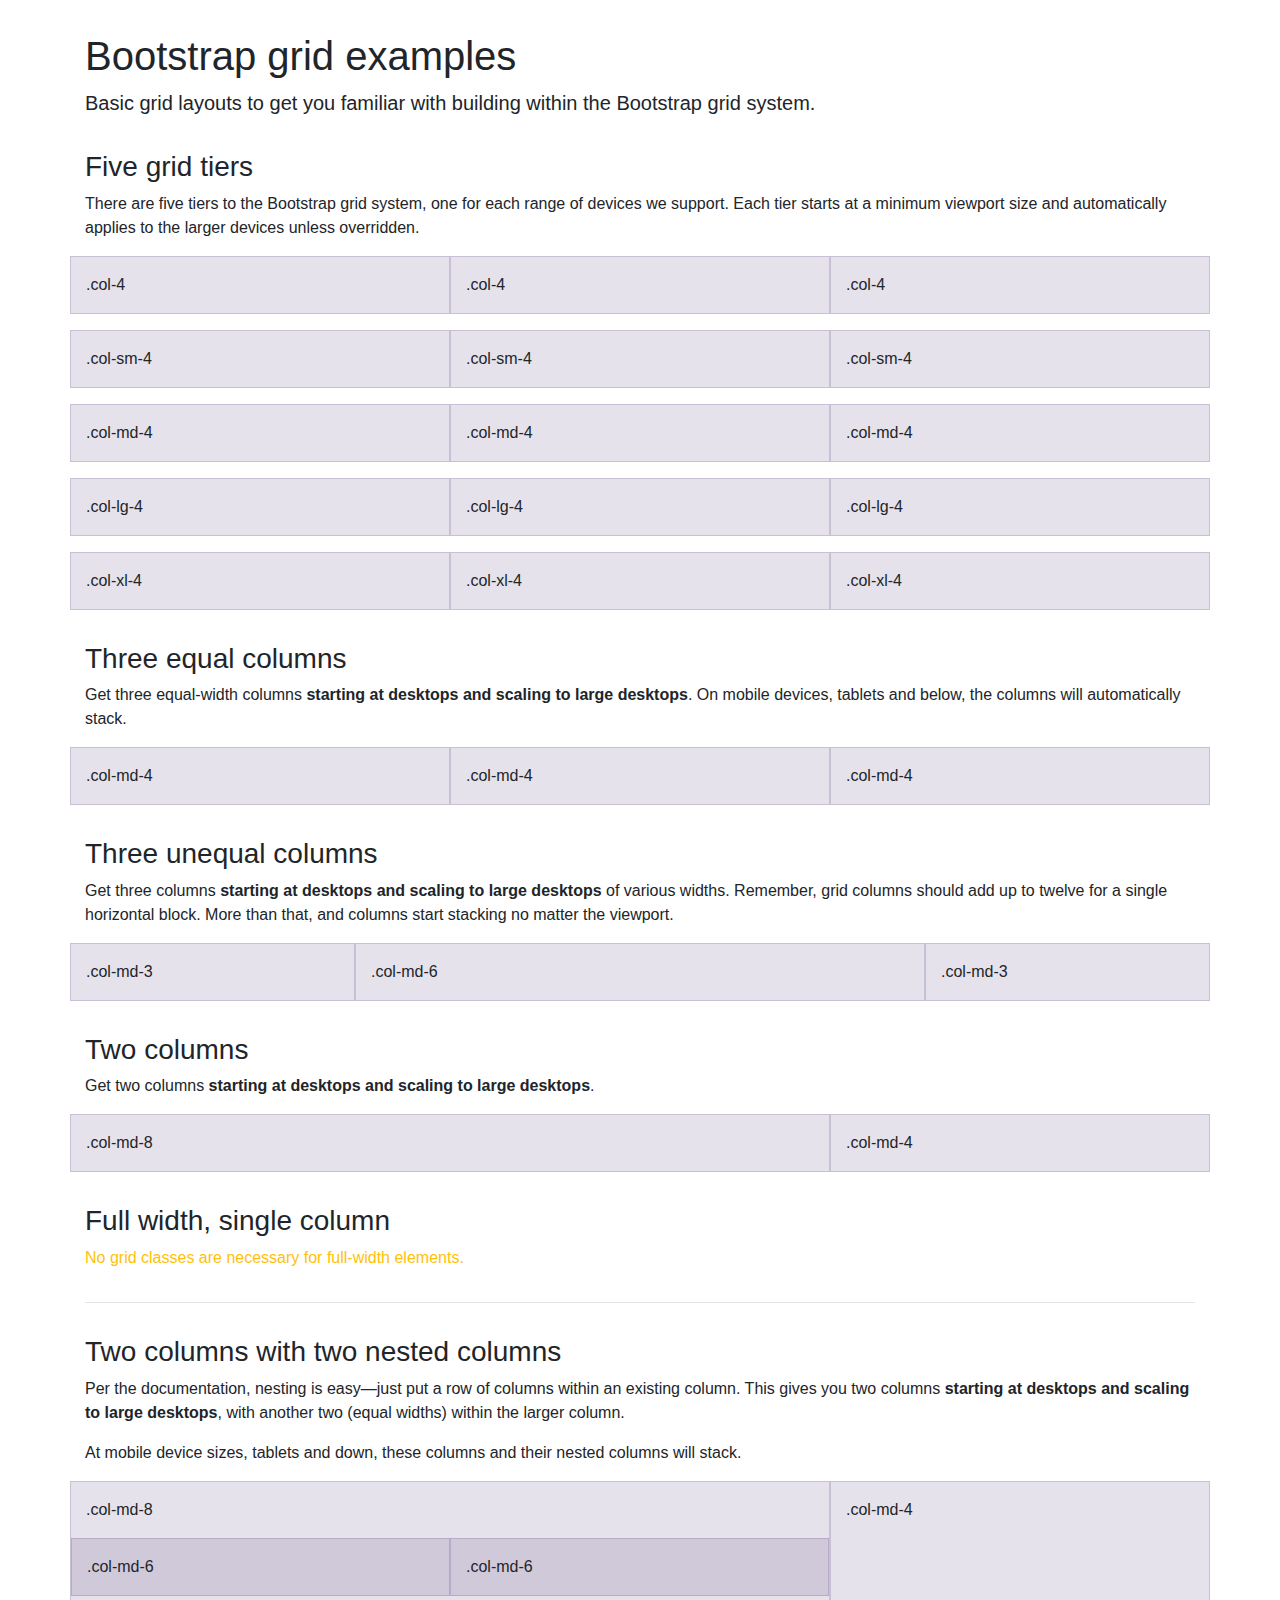
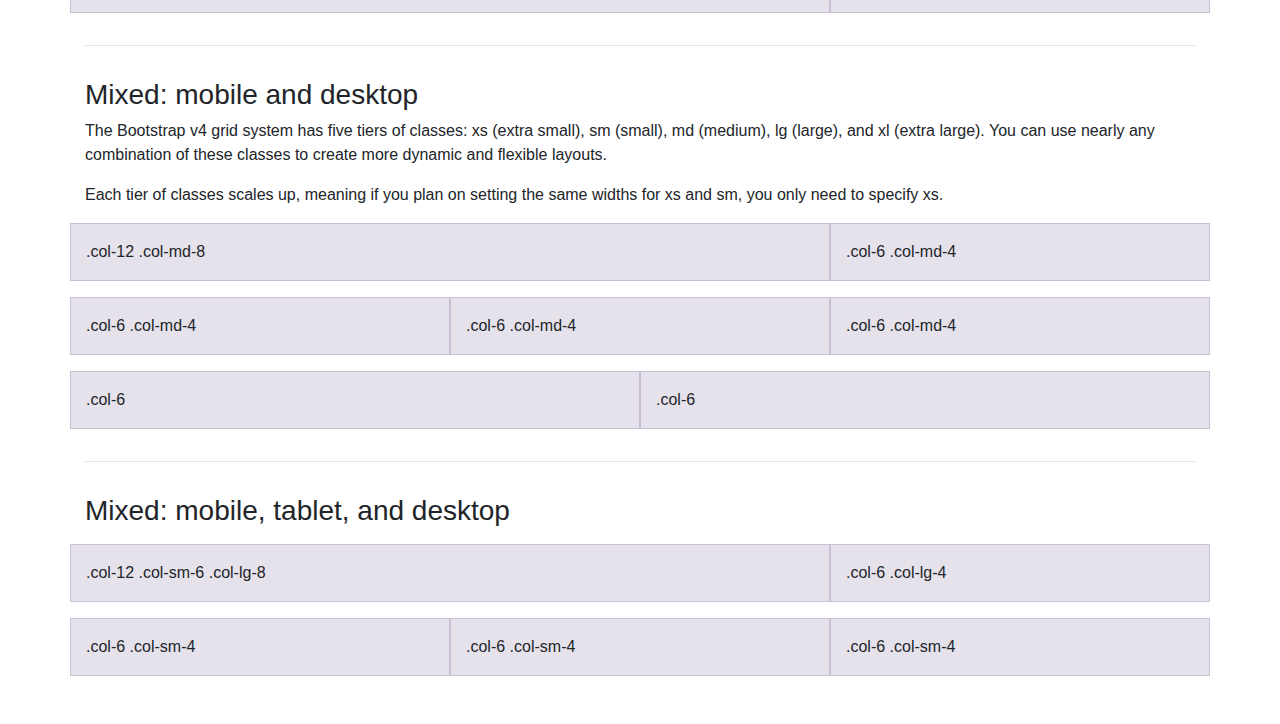
<file: workboot/bootstrapLocale/docs/4.0/examples/grid/index.html>
<!doctype html>
<html lang="en">
  <head>
    <meta charset="utf-8">
    <meta name="viewport" content="width=device-width, initial-scale=1, shrink-to-fit=no">
    <meta name="description" content="">
    <meta name="author" content="">
    <link rel="icon" href="../../../../favicon.ico">

    <title>Grid Template for Bootstrap</title>

    <!-- Bootstrap core CSS -->
    <link href="../../../../dist/css/bootstrap.min.css" rel="stylesheet">

    <!-- Custom styles for this template -->
    <link href="grid.css" rel="stylesheet">
  </head>

  <body>
    <div class="container">

      <h1>Bootstrap grid examples</h1>
      <p class="lead">Basic grid layouts to get you familiar with building within the Bootstrap grid system.</p>

      <h3>Five grid tiers</h3>
      <p>There are five tiers to the Bootstrap grid system, one for each range of devices we support. Each tier starts at a minimum viewport size and automatically applies to the larger devices unless overridden.</p>

      <div class="row">
        <div class="col-4">.col-4</div>
        <div class="col-4">.col-4</div>
        <div class="col-4">.col-4</div>
      </div>

      <div class="row">
        <div class="col-sm-4">.col-sm-4</div>
        <div class="col-sm-4">.col-sm-4</div>
        <div class="col-sm-4">.col-sm-4</div>
      </div>

      <div class="row">
        <div class="col-md-4">.col-md-4</div>
        <div class="col-md-4">.col-md-4</div>
        <div class="col-md-4">.col-md-4</div>
      </div>

      <div class="row">
        <div class="col-lg-4">.col-lg-4</div>
        <div class="col-lg-4">.col-lg-4</div>
        <div class="col-lg-4">.col-lg-4</div>
      </div>

      <div class="row">
        <div class="col-xl-4">.col-xl-4</div>
        <div class="col-xl-4">.col-xl-4</div>
        <div class="col-xl-4">.col-xl-4</div>
      </div>

      <h3>Three equal columns</h3>
      <p>Get three equal-width columns <strong>starting at desktops and scaling to large desktops</strong>. On mobile devices, tablets and below, the columns will automatically stack.</p>
      <div class="row">
        <div class="col-md-4">.col-md-4</div>
        <div class="col-md-4">.col-md-4</div>
        <div class="col-md-4">.col-md-4</div>
      </div>

      <h3>Three unequal columns</h3>
      <p>Get three columns <strong>starting at desktops and scaling to large desktops</strong> of various widths. Remember, grid columns should add up to twelve for a single horizontal block. More than that, and columns start stacking no matter the viewport.</p>
      <div class="row">
        <div class="col-md-3">.col-md-3</div>
        <div class="col-md-6">.col-md-6</div>
        <div class="col-md-3">.col-md-3</div>
      </div>

      <h3>Two columns</h3>
      <p>Get two columns <strong>starting at desktops and scaling to large desktops</strong>.</p>
      <div class="row">
        <div class="col-md-8">.col-md-8</div>
        <div class="col-md-4">.col-md-4</div>
      </div>

      <h3>Full width, single column</h3>
      <p class="text-warning">No grid classes are necessary for full-width elements.</p>

      <hr>

      <h3>Two columns with two nested columns</h3>
      <p>Per the documentation, nesting is easy—just put a row of columns within an existing column. This gives you two columns <strong>starting at desktops and scaling to large desktops</strong>, with another two (equal widths) within the larger column.</p>
      <p>At mobile device sizes, tablets and down, these columns and their nested columns will stack.</p>
      <div class="row">
        <div class="col-md-8">
          .col-md-8
          <div class="row">
            <div class="col-md-6">.col-md-6</div>
            <div class="col-md-6">.col-md-6</div>
          </div>
        </div>
        <div class="col-md-4">.col-md-4</div>
      </div>

      <hr>

      <h3>Mixed: mobile and desktop</h3>
      <p>The Bootstrap v4 grid system has five tiers of classes: xs (extra small), sm (small), md (medium), lg (large), and xl (extra large). You can use nearly any combination of these classes to create more dynamic and flexible layouts.</p>
      <p>Each tier of classes scales up, meaning if you plan on setting the same widths for xs and sm, you only need to specify xs.</p>
      <div class="row">
        <div class="col-12 col-md-8">.col-12 .col-md-8</div>
        <div class="col-6 col-md-4">.col-6 .col-md-4</div>
      </div>
      <div class="row">
        <div class="col-6 col-md-4">.col-6 .col-md-4</div>
        <div class="col-6 col-md-4">.col-6 .col-md-4</div>
        <div class="col-6 col-md-4">.col-6 .col-md-4</div>
      </div>
      <div class="row">
        <div class="col-6">.col-6</div>
        <div class="col-6">.col-6</div>
      </div>

      <hr>

      <h3>Mixed: mobile, tablet, and desktop</h3>
      <p></p>
      <div class="row">
        <div class="col-12 col-sm-6 col-lg-8">.col-12 .col-sm-6 .col-lg-8</div>
        <div class="col-6 col-lg-4">.col-6 .col-lg-4</div>
      </div>
      <div class="row">
        <div class="col-6 col-sm-4">.col-6 .col-sm-4</div>
        <div class="col-6 col-sm-4">.col-6 .col-sm-4</div>
        <div class="col-6 col-sm-4">.col-6 .col-sm-4</div>
      </div>

    </div> <!-- /container -->
  </body>
</html>
</file>
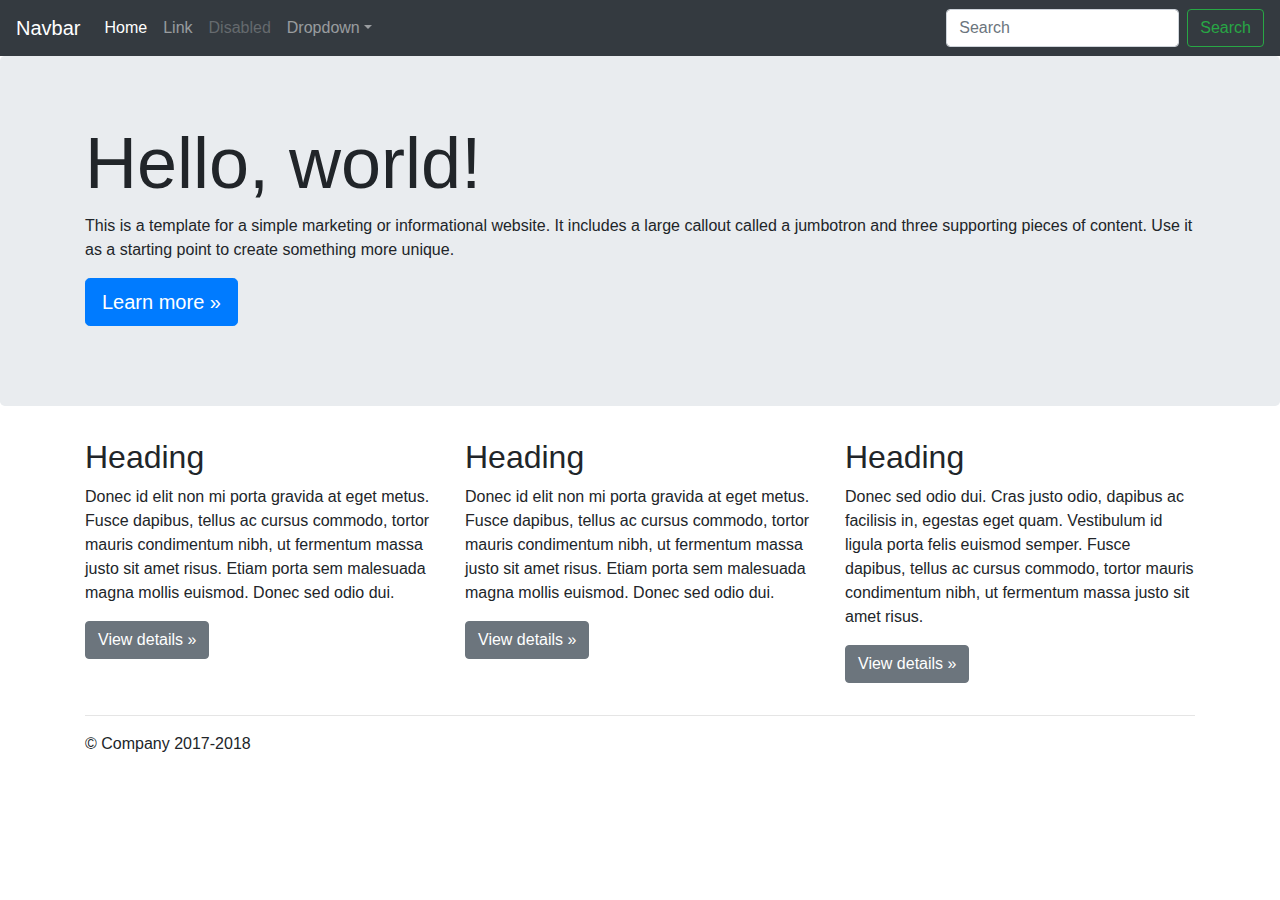
<file: workboot/bootstrapLocale/docs/4.0/examples/jumbotron/index.html>
<!doctype html>
<html lang="en">
  <head>
    <meta charset="utf-8">
    <meta name="viewport" content="width=device-width, initial-scale=1, shrink-to-fit=no">
    <meta name="description" content="">
    <meta name="author" content="">
    <link rel="icon" href="../../../../favicon.ico">

    <title>Jumbotron Template for Bootstrap</title>

    <!-- Bootstrap core CSS -->
    <link href="../../../../dist/css/bootstrap.min.css" rel="stylesheet">

    <!-- Custom styles for this template -->
    <link href="jumbotron.css" rel="stylesheet">
  </head>

  <body>

    <nav class="navbar navbar-expand-md navbar-dark fixed-top bg-dark">
      <a class="navbar-brand" href="#">Navbar</a>
      <button class="navbar-toggler" type="button" data-toggle="collapse" data-target="#navbarsExampleDefault" aria-controls="navbarsExampleDefault" aria-expanded="false" aria-label="Toggle navigation">
        <span class="navbar-toggler-icon"></span>
      </button>

      <div class="collapse navbar-collapse" id="navbarsExampleDefault">
        <ul class="navbar-nav mr-auto">
          <li class="nav-item active">
            <a class="nav-link" href="#">Home <span class="sr-only">(current)</span></a>
          </li>
          <li class="nav-item">
            <a class="nav-link" href="#">Link</a>
          </li>
          <li class="nav-item">
            <a class="nav-link disabled" href="#">Disabled</a>
          </li>
          <li class="nav-item dropdown">
            <a class="nav-link dropdown-toggle" href="http://example.com" id="dropdown01" data-toggle="dropdown" aria-haspopup="true" aria-expanded="false">Dropdown</a>
            <div class="dropdown-menu" aria-labelledby="dropdown01">
              <a class="dropdown-item" href="#">Action</a>
              <a class="dropdown-item" href="#">Another action</a>
              <a class="dropdown-item" href="#">Something else here</a>
            </div>
          </li>
        </ul>
        <form class="form-inline my-2 my-lg-0">
          <input class="form-control mr-sm-2" type="text" placeholder="Search" aria-label="Search">
          <button class="btn btn-outline-success my-2 my-sm-0" type="submit">Search</button>
        </form>
      </div>
    </nav>

    <main role="main">

      <!-- Main jumbotron for a primary marketing message or call to action -->
      <div class="jumbotron">
        <div class="container">
          <h1 class="display-3">Hello, world!</h1>
          <p>This is a template for a simple marketing or informational website. It includes a large callout called a jumbotron and three supporting pieces of content. Use it as a starting point to create something more unique.</p>
          <p><a class="btn btn-primary btn-lg" href="#" role="button">Learn more &raquo;</a></p>
        </div>
      </div>

      <div class="container">
        <!-- Example row of columns -->
        <div class="row">
          <div class="col-md-4">
            <h2>Heading</h2>
            <p>Donec id elit non mi porta gravida at eget metus. Fusce dapibus, tellus ac cursus commodo, tortor mauris condimentum nibh, ut fermentum massa justo sit amet risus. Etiam porta sem malesuada magna mollis euismod. Donec sed odio dui. </p>
            <p><a class="btn btn-secondary" href="#" role="button">View details &raquo;</a></p>
          </div>
          <div class="col-md-4">
            <h2>Heading</h2>
            <p>Donec id elit non mi porta gravida at eget metus. Fusce dapibus, tellus ac cursus commodo, tortor mauris condimentum nibh, ut fermentum massa justo sit amet risus. Etiam porta sem malesuada magna mollis euismod. Donec sed odio dui. </p>
            <p><a class="btn btn-secondary" href="#" role="button">View details &raquo;</a></p>
          </div>
          <div class="col-md-4">
            <h2>Heading</h2>
            <p>Donec sed odio dui. Cras justo odio, dapibus ac facilisis in, egestas eget quam. Vestibulum id ligula porta felis euismod semper. Fusce dapibus, tellus ac cursus commodo, tortor mauris condimentum nibh, ut fermentum massa justo sit amet risus.</p>
            <p><a class="btn btn-secondary" href="#" role="button">View details &raquo;</a></p>
          </div>
        </div>

        <hr>

      </div> <!-- /container -->

    </main>

    <footer class="container">
      <p>&copy; Company 2017-2018</p>
    </footer>

    <!-- Bootstrap core JavaScript
    ================================================== -->
    <!-- Placed at the end of the document so the pages load faster -->
    <script src="https://code.jquery.com/jquery-3.2.1.slim.min.js" integrity="sha384-KJ3o2DKtIkvYIK3UENzmM7KCkRr/rE9/Qpg6aAZGJwFDMVNA/GpGFF93hXpG5KkN" crossorigin="anonymous"></script>
    <script>window.jQuery || document.write('<script src="../../../../assets/js/vendor/jquery-slim.min.js"><\/script>')</script>
    <script src="../../../../assets/js/vendor/popper.min.js"></script>
    <script src="../../../../dist/js/bootstrap.min.js"></script>
  </body>
</html>
</file>
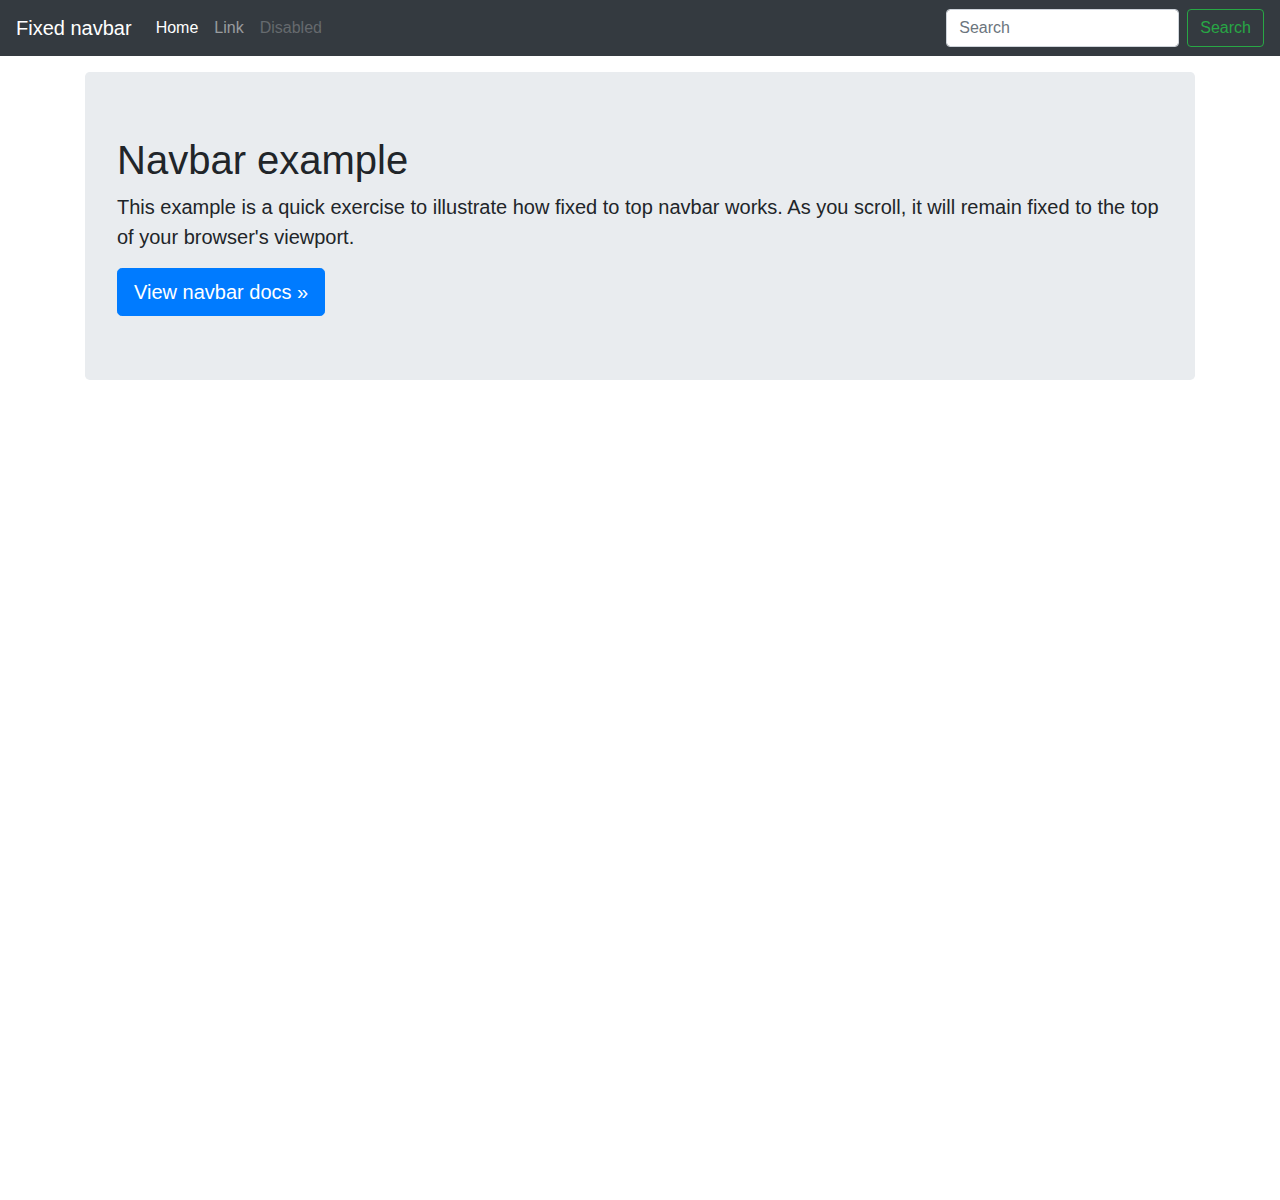
<file: workboot/bootstrapLocale/docs/4.0/examples/navbar-fixed/index.html>
<!doctype html>
<html lang="en">
  <head>
    <meta charset="utf-8">
    <meta name="viewport" content="width=device-width, initial-scale=1, shrink-to-fit=no">
    <meta name="description" content="">
    <meta name="author" content="">
    <link rel="icon" href="../../../../favicon.ico">

    <title>Fixed top navbar example for Bootstrap</title>

    <!-- Bootstrap core CSS -->
    <link href="../../../../dist/css/bootstrap.min.css" rel="stylesheet">

    <!-- Custom styles for this template -->
    <link href="navbar-top-fixed.css" rel="stylesheet">
  </head>

  <body>

    <nav class="navbar navbar-expand-md navbar-dark fixed-top bg-dark">
      <a class="navbar-brand" href="#">Fixed navbar</a>
      <button class="navbar-toggler" type="button" data-toggle="collapse" data-target="#navbarCollapse" aria-controls="navbarCollapse" aria-expanded="false" aria-label="Toggle navigation">
        <span class="navbar-toggler-icon"></span>
      </button>
      <div class="collapse navbar-collapse" id="navbarCollapse">
        <ul class="navbar-nav mr-auto">
          <li class="nav-item active">
            <a class="nav-link" href="#">Home <span class="sr-only">(current)</span></a>
          </li>
          <li class="nav-item">
            <a class="nav-link" href="#">Link</a>
          </li>
          <li class="nav-item">
            <a class="nav-link disabled" href="#">Disabled</a>
          </li>
        </ul>
        <form class="form-inline mt-2 mt-md-0">
          <input class="form-control mr-sm-2" type="text" placeholder="Search" aria-label="Search">
          <button class="btn btn-outline-success my-2 my-sm-0" type="submit">Search</button>
        </form>
      </div>
    </nav>

    <main role="main" class="container">
      <div class="jumbotron">
        <h1>Navbar example</h1>
        <p class="lead">This example is a quick exercise to illustrate how fixed to top navbar works. As you scroll, it will remain fixed to the top of your browser's viewport.</p>
        <a class="btn btn-lg btn-primary" href="../../components/navbar/" role="button">View navbar docs &raquo;</a>
      </div>
    </main>

    <!-- Bootstrap core JavaScript
    ================================================== -->
    <!-- Placed at the end of the document so the pages load faster -->
    <script src="https://code.jquery.com/jquery-3.2.1.slim.min.js" integrity="sha384-KJ3o2DKtIkvYIK3UENzmM7KCkRr/rE9/Qpg6aAZGJwFDMVNA/GpGFF93hXpG5KkN" crossorigin="anonymous"></script>
    <script>window.jQuery || document.write('<script src="../../../../assets/js/vendor/jquery-slim.min.js"><\/script>')</script>
    <script src="../../../../assets/js/vendor/popper.min.js"></script>
    <script src="../../../../dist/js/bootstrap.min.js"></script>
  </body>
</html>
</file>
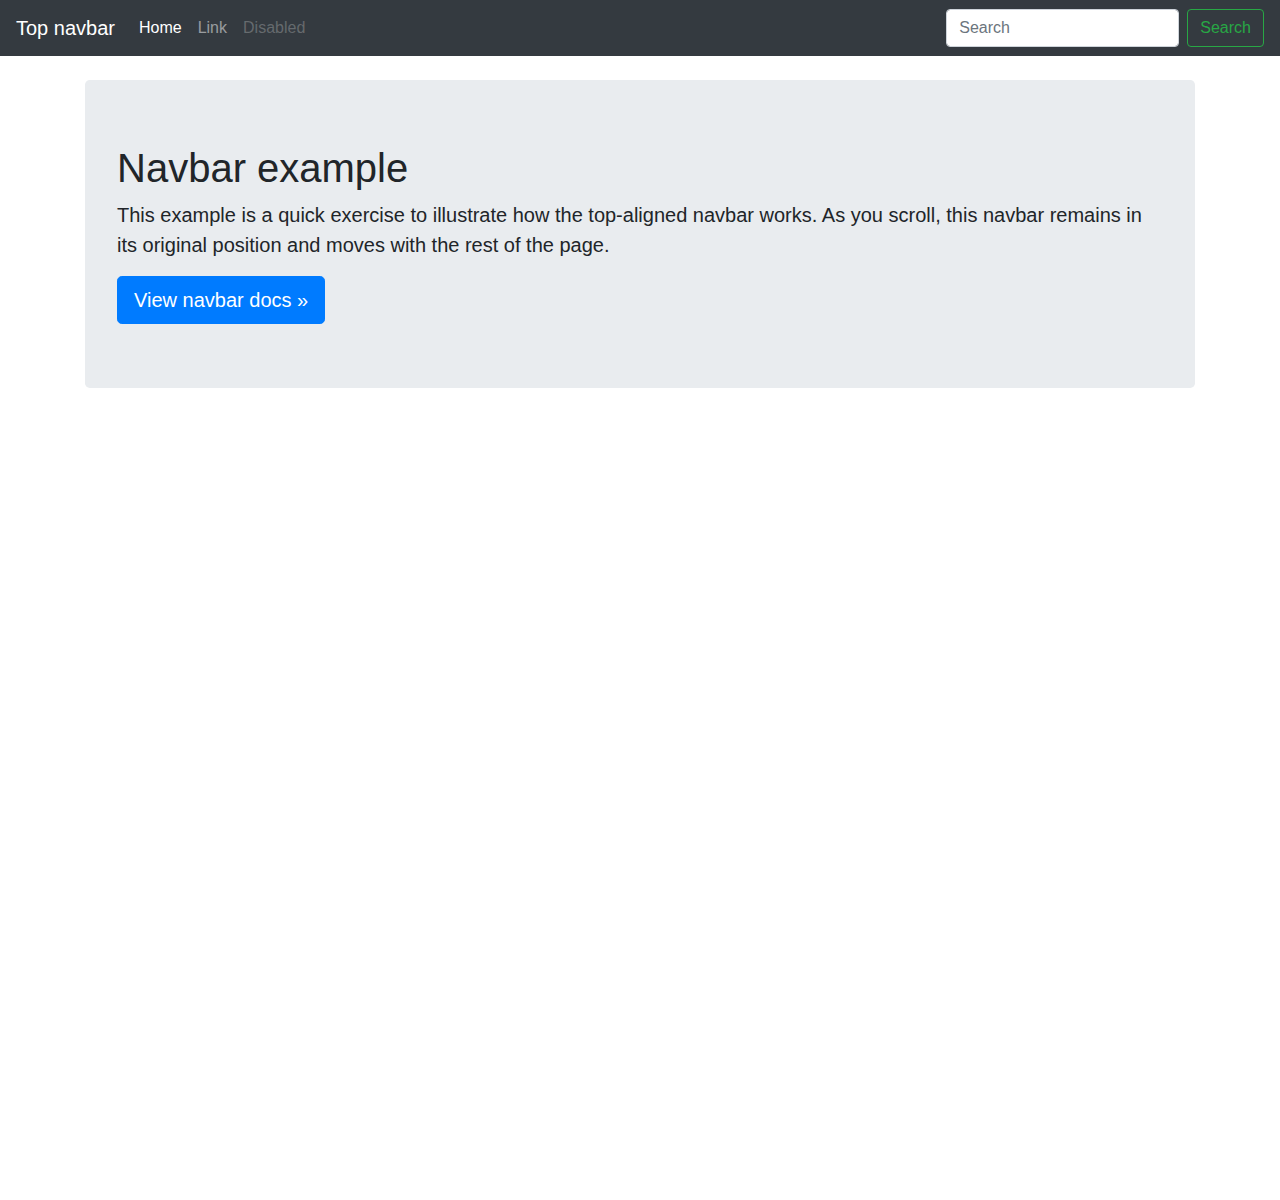
<file: workboot/bootstrapLocale/docs/4.0/examples/navbar-static/index.html>
<!doctype html>
<html lang="en">
  <head>
    <meta charset="utf-8">
    <meta name="viewport" content="width=device-width, initial-scale=1, shrink-to-fit=no">
    <meta name="description" content="">
    <meta name="author" content="">
    <link rel="icon" href="../../../../favicon.ico">

    <title>Top navbar example for Bootstrap</title>

    <!-- Bootstrap core CSS -->
    <link href="../../../../dist/css/bootstrap.min.css" rel="stylesheet">

    <!-- Custom styles for this template -->
    <link href="navbar-top.css" rel="stylesheet">
  </head>

  <body>

    <nav class="navbar navbar-expand-md navbar-dark bg-dark mb-4">
      <a class="navbar-brand" href="#">Top navbar</a>
      <button class="navbar-toggler" type="button" data-toggle="collapse" data-target="#navbarCollapse" aria-controls="navbarCollapse" aria-expanded="false" aria-label="Toggle navigation">
        <span class="navbar-toggler-icon"></span>
      </button>
      <div class="collapse navbar-collapse" id="navbarCollapse">
        <ul class="navbar-nav mr-auto">
          <li class="nav-item active">
            <a class="nav-link" href="#">Home <span class="sr-only">(current)</span></a>
          </li>
          <li class="nav-item">
            <a class="nav-link" href="#">Link</a>
          </li>
          <li class="nav-item">
            <a class="nav-link disabled" href="#">Disabled</a>
          </li>
        </ul>
        <form class="form-inline mt-2 mt-md-0">
          <input class="form-control mr-sm-2" type="text" placeholder="Search" aria-label="Search">
          <button class="btn btn-outline-success my-2 my-sm-0" type="submit">Search</button>
        </form>
      </div>
    </nav>

    <main role="main" class="container">
      <div class="jumbotron">
        <h1>Navbar example</h1>
        <p class="lead">This example is a quick exercise to illustrate how the top-aligned navbar works. As you scroll, this navbar remains in its original position and moves with the rest of the page.</p>
        <a class="btn btn-lg btn-primary" href="../../components/navbar/" role="button">View navbar docs &raquo;</a>
      </div>
    </main>

    <!-- Bootstrap core JavaScript
    ================================================== -->
    <!-- Placed at the end of the document so the pages load faster -->
    <script src="https://code.jquery.com/jquery-3.2.1.slim.min.js" integrity="sha384-KJ3o2DKtIkvYIK3UENzmM7KCkRr/rE9/Qpg6aAZGJwFDMVNA/GpGFF93hXpG5KkN" crossorigin="anonymous"></script>
    <script>window.jQuery || document.write('<script src="../../../../assets/js/vendor/jquery-slim.min.js"><\/script>')</script>
    <script src="../../../../assets/js/vendor/popper.min.js"></script>
    <script src="../../../../dist/js/bootstrap.min.js"></script>
  </body>
</html>
</file>
<file: css/style.css>
tbody{
    padding: 200px;
}
tr, td{
    border: 1px solid black; 
}
td{
    width: 30px;
    height:30px;
    border: 1px solid darkgray; 
}
table{
    margin: auto;
    border-collapse: collapse;
    background-color: antiquewhite;
}
.blanc{
    background-color: white;
}
.maron{
    background-color: rgb(42, 3, 42);
}
.broun{
    background-color: brown;
}
.rouge{
    background-color: rgb(140, 44, 44);
}
.baige{
    background-color: rgb(211, 185, 152);
}
.ver{
    background-color: rgb(23, 161, 147);
}
.green{
    background-color: green;
}
.geune{
    background-color: rgb(158, 167, 26);
}
.blue{
    background-color: rgb(29, 54, 98);
}
.jeune{
    background-color: yellow;
}
.fonce{
    background-color: rgba(32, 157, 157, 0.778);
}
</file>
<file: workboot/bootstrapLocale/docs/4.0/examples/album/album.css>
:root {
  --jumbotron-padding-y: 3rem;
}

.jumbotron {
  padding-top: var(--jumbotron-padding-y);
  padding-bottom: var(--jumbotron-padding-y);
  margin-bottom: 0;
  background-color: #fff;
}
@media (min-width: 768px) {
  .jumbotron {
    padding-top: calc(var(--jumbotron-padding-y) * 2);
    padding-bottom: calc(var(--jumbotron-padding-y) * 2);
  }
}

.jumbotron p:last-child {
  margin-bottom: 0;
}

.jumbotron-heading {
  font-weight: 300;
}

.jumbotron .container {
  max-width: 40rem;
}

footer {
  padding-top: 3rem;
  padding-bottom: 3rem;
}

footer p {
  margin-bottom: .25rem;
}

.box-shadow { box-shadow: 0 .25rem .75rem rgba(0, 0, 0, .05); }
</file>
<file: workboot/bootstrapLocale/docs/4.0/examples/blog/blog.css>
/* stylelint-disable selector-list-comma-newline-after */

.blog-header {
  line-height: 1;
  border-bottom: 1px solid #e5e5e5;
}

.blog-header-logo {
  font-family: "Playfair Display", Georgia, "Times New Roman", serif;
  font-size: 2.25rem;
}

.blog-header-logo:hover {
  text-decoration: none;
}

h1, h2, h3, h4, h5, h6 {
  font-family: "Playfair Display", Georgia, "Times New Roman", serif;
}

.display-4 {
  font-size: 2.5rem;
}
@media (min-width: 768px) {
  .display-4 {
    font-size: 3rem;
  }
}

.nav-scroller {
  position: relative;
  z-index: 2;
  height: 2.75rem;
  overflow-y: hidden;
}

.nav-scroller .nav {
  display: -webkit-box;
  display: -ms-flexbox;
  display: flex;
  -ms-flex-wrap: nowrap;
  flex-wrap: nowrap;
  padding-bottom: 1rem;
  margin-top: -1px;
  overflow-x: auto;
  text-align: center;
  white-space: nowrap;
  -webkit-overflow-scrolling: touch;
}

.nav-scroller .nav-link {
  padding-top: .75rem;
  padding-bottom: .75rem;
  font-size: .875rem;
}

.card-img-right {
  height: 100%;
  border-radius: 0 3px 3px 0;
}

.flex-auto {
  -ms-flex: 0 0 auto;
  -webkit-box-flex: 0;
  flex: 0 0 auto;
}

.h-250 { height: 250px; }
@media (min-width: 768px) {
  .h-md-250 { height: 250px; }
}

.border-top { border-top: 1px solid #e5e5e5; }
.border-bottom { border-bottom: 1px solid #e5e5e5; }

.box-shadow { box-shadow: 0 .25rem .75rem rgba(0, 0, 0, .05); }

/*
 * Blog name and description
 */
.blog-title {
  margin-bottom: 0;
  font-size: 2rem;
  font-weight: 400;
}
.blog-description {
  font-size: 1.1rem;
  color: #999;
}

@media (min-width: 40em) {
  .blog-title {
    font-size: 3.5rem;
  }
}

/* Pagination */
.blog-pagination {
  margin-bottom: 4rem;
}
.blog-pagination > .btn {
  border-radius: 2rem;
}

/*
 * Blog posts
 */
.blog-post {
  margin-bottom: 4rem;
}
.blog-post-title {
  margin-bottom: .25rem;
  font-size: 2.5rem;
}
.blog-post-meta {
  margin-bottom: 1.25rem;
  color: #999;
}

/*
 * Footer
 */
.blog-footer {
  padding: 2.5rem 0;
  color: #999;
  text-align: center;
  background-color: #f9f9f9;
  border-top: .05rem solid #e5e5e5;
}
.blog-footer p:last-child {
  margin-bottom: 0;
}
</file>
<file: workboot/bootstrapLocale/docs/4.0/examples/carousel/carousel.css>
/* GLOBAL STYLES
-------------------------------------------------- */
/* Padding below the footer and lighter body text */

body {
  padding-top: 3rem;
  padding-bottom: 3rem;
  color: #5a5a5a;
}


/* CUSTOMIZE THE CAROUSEL
-------------------------------------------------- */

/* Carousel base class */
.carousel {
  margin-bottom: 4rem;
}
/* Since positioning the image, we need to help out the caption */
.carousel-caption {
  bottom: 3rem;
  z-index: 10;
}

/* Declare heights because of positioning of img element */
.carousel-item {
  height: 32rem;
  background-color: #777;
}
.carousel-item > img {
  position: absolute;
  top: 0;
  left: 0;
  min-width: 100%;
  height: 32rem;
}


/* MARKETING CONTENT
-------------------------------------------------- */

/* Center align the text within the three columns below the carousel */
.marketing .col-lg-4 {
  margin-bottom: 1.5rem;
  text-align: center;
}
.marketing h2 {
  font-weight: 400;
}
.marketing .col-lg-4 p {
  margin-right: .75rem;
  margin-left: .75rem;
}


/* Featurettes
------------------------- */

.featurette-divider {
  margin: 5rem 0; /* Space out the Bootstrap <hr> more */
}

/* Thin out the marketing headings */
.featurette-heading {
  font-weight: 300;
  line-height: 1;
  letter-spacing: -.05rem;
}


/* RESPONSIVE CSS
-------------------------------------------------- */

@media (min-width: 40em) {
  /* Bump up size of carousel content */
  .carousel-caption p {
    margin-bottom: 1.25rem;
    font-size: 1.25rem;
    line-height: 1.4;
  }

  .featurette-heading {
    font-size: 50px;
  }
}

@media (min-width: 62em) {
  .featurette-heading {
    margin-top: 7rem;
  }
}
</file>
<file: workboot/bootstrapLocale/docs/4.0/examples/cover/cover.css>
/*
 * Globals
 */

/* Links */
a,
a:focus,
a:hover {
  color: #fff;
}

/* Custom default button */
.btn-secondary,
.btn-secondary:hover,
.btn-secondary:focus {
  color: #333;
  text-shadow: none; /* Prevent inheritance from `body` */
  background-color: #fff;
  border: .05rem solid #fff;
}


/*
 * Base structure
 */

html,
body {
  height: 100%;
  background-color: #333;
}

body {
  display: -ms-flexbox;
  display: -webkit-box;
  display: flex;
  -ms-flex-pack: center;
  -webkit-box-pack: center;
  justify-content: center;
  color: #fff;
  text-shadow: 0 .05rem .1rem rgba(0, 0, 0, .5);
  box-shadow: inset 0 0 5rem rgba(0, 0, 0, .5);
}

.cover-container {
  max-width: 42em;
}


/*
 * Header
 */
.masthead {
  margin-bottom: 2rem;
}

.masthead-brand {
  margin-bottom: 0;
}

.nav-masthead .nav-link {
  padding: .25rem 0;
  font-weight: 700;
  color: rgba(255, 255, 255, .5);
  background-color: transparent;
  border-bottom: .25rem solid transparent;
}

.nav-masthead .nav-link:hover,
.nav-masthead .nav-link:focus {
  border-bottom-color: rgba(255, 255, 255, .25);
}

.nav-masthead .nav-link + .nav-link {
  margin-left: 1rem;
}

.nav-masthead .active {
  color: #fff;
  border-bottom-color: #fff;
}

@media (min-width: 48em) {
  .masthead-brand {
    float: left;
  }
  .nav-masthead {
    float: right;
  }
}


/*
 * Cover
 */
.cover {
  padding: 0 1.5rem;
}
.cover .btn-lg {
  padding: .75rem 1.25rem;
  font-weight: 700;
}


/*
 * Footer
 */
.mastfoot {
  color: rgba(255, 255, 255, .5);
}
</file>
<file: workboot/bootstrapLocale/docs/4.0/examples/grid/grid.css>
body {
  padding-top: 2rem;
  padding-bottom: 2rem;
}

h3 {
  margin-top: 2rem;
}

.row {
  margin-bottom: 1rem;
}
.row .row {
  margin-top: 1rem;
  margin-bottom: 0;
}
[class*="col-"] {
  padding-top: 1rem;
  padding-bottom: 1rem;
  background-color: rgba(86, 61, 124, .15);
  border: 1px solid rgba(86, 61, 124, .2);
}

hr {
  margin-top: 2rem;
  margin-bottom: 2rem;
}
</file>
<file: workboot/bootstrapLocale/docs/4.0/examples/jumbotron/jumbotron.css>
/* Move down content because we have a fixed navbar that is 3.5rem tall */
body {
  padding-top: 3.5rem;
}
</file>
<file: workboot/bootstrapLocale/docs/4.0/examples/navbar-fixed/navbar-top-fixed.css>
/* Show it is fixed to the top */
body {
  min-height: 75rem;
  padding-top: 4.5rem;
}
</file>
<file: workboot/bootstrapLocale/docs/4.0/examples/navbar-static/navbar-top.css>
/* Show it's not fixed to the top */
body {
  min-height: 75rem;
}
</file>
